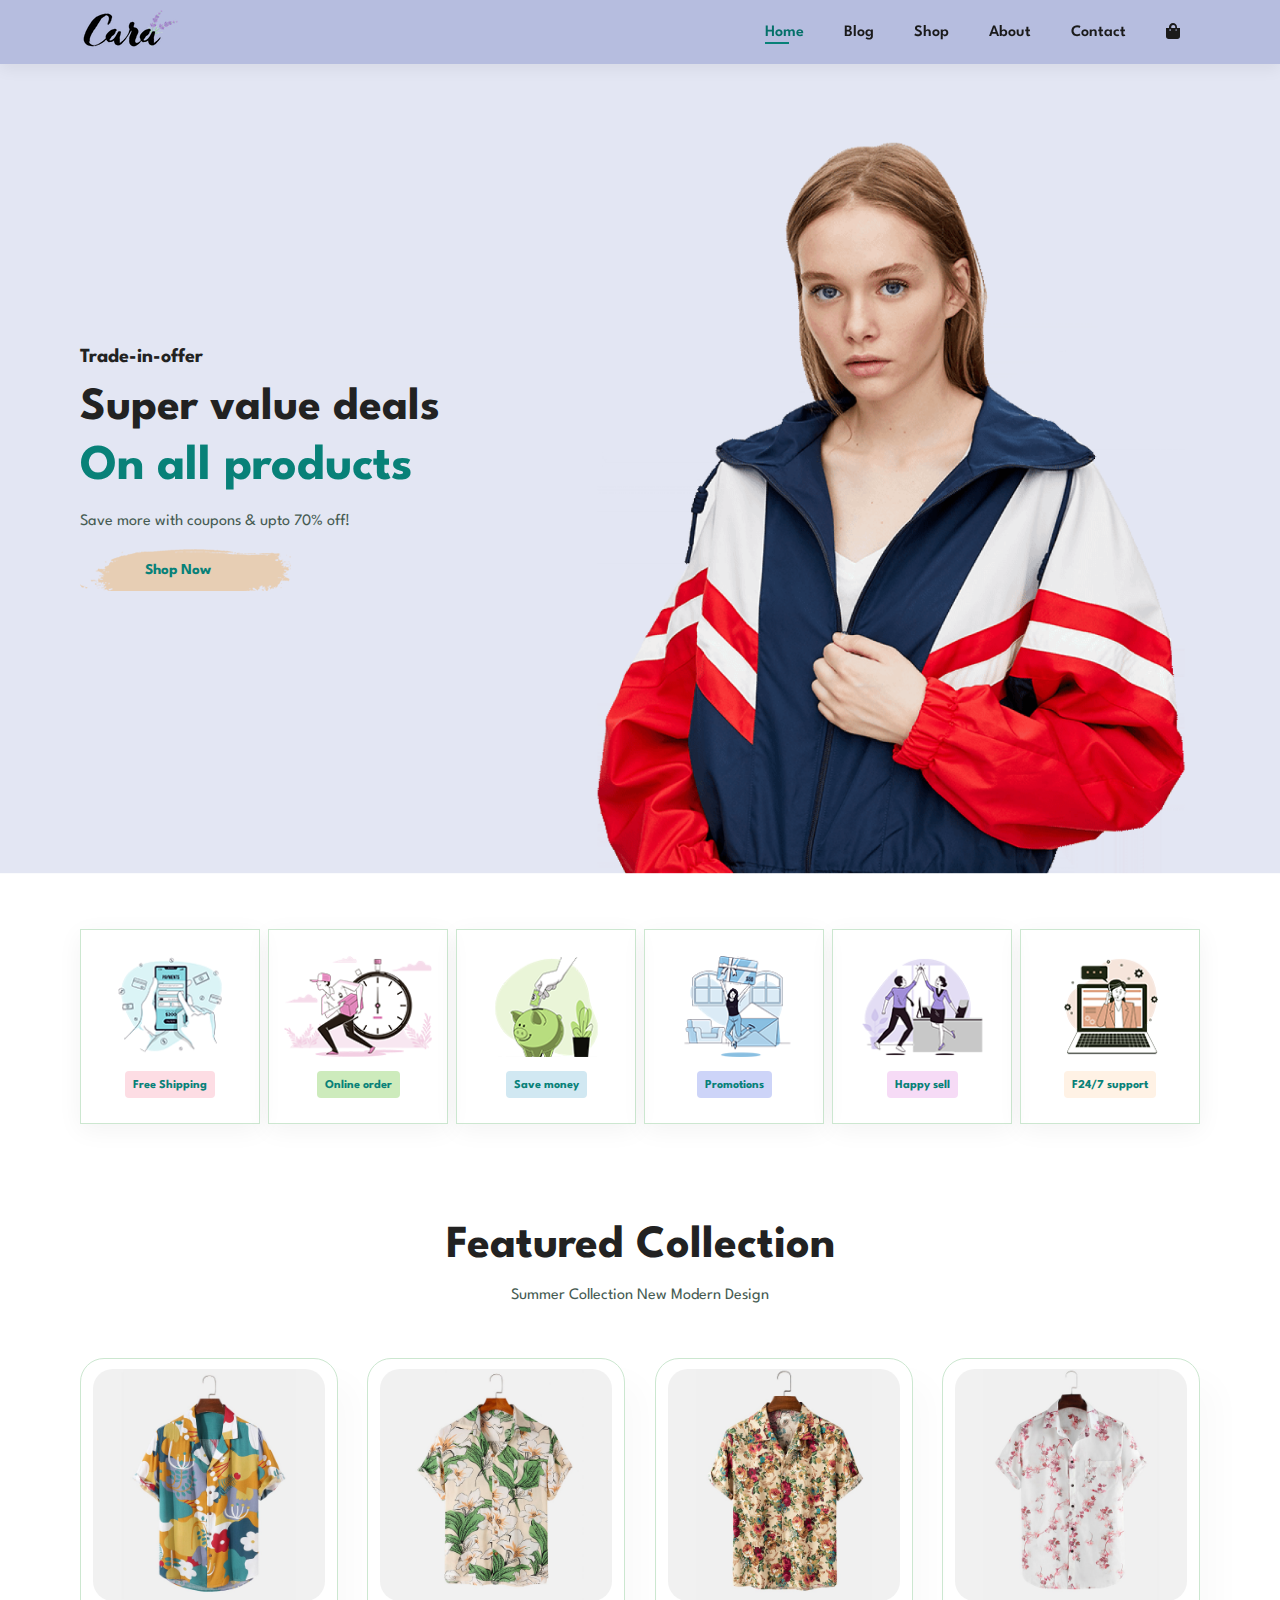
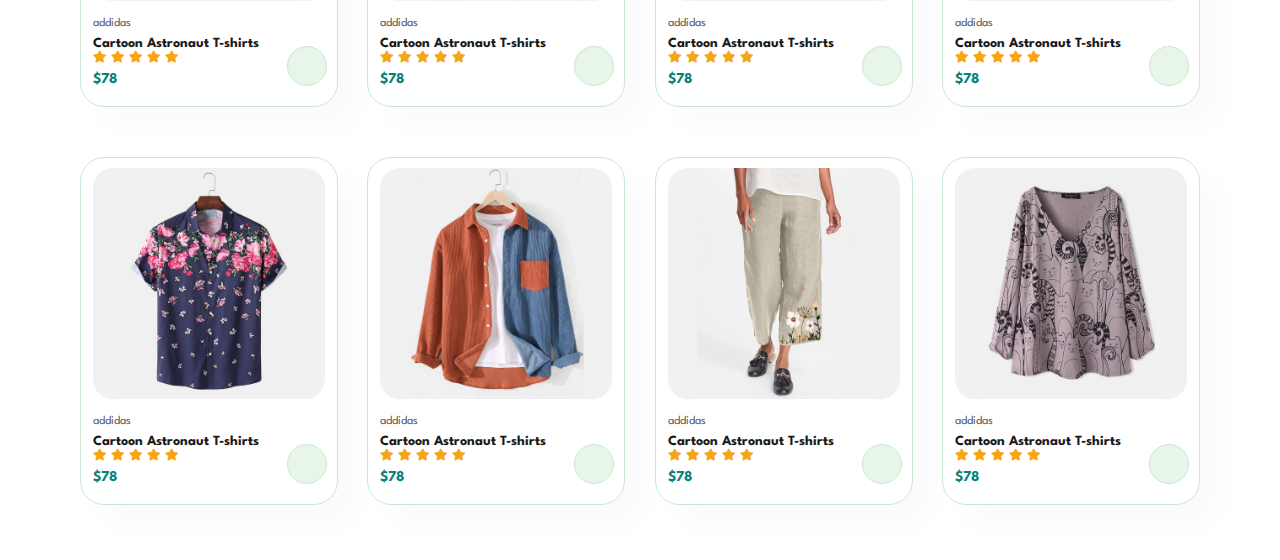
<file: index.html>
<!DOCTYPE html>
<html lang="en">

<head>
    <meta charset="UTF-8">
    <meta http-equiv="X-UA-Compatible" content="IE=edge">
    <meta name="viewport" content="width=device-width, initial-scale=1.0">
    <title>Cara</title>
    <link rel="stylesheet" href="./index.css">
    <link rel="stylesheet" href="https://pro.fontawesome.com/releases/v5.10.0/css/all.css" />

</head>

<body>
    <section id="header">
        <a href=""><img src="./img/logo.png" alt="logo" class="logo"></a>

        <div>
            <ul id="navbar">
                <li><a class="active" href="./index.html">Home</a></li>
                <li><a href="./blog.html">Blog</a></li>
                <li><a href="./shop.html">Shop</a></li>
                <li><a href="./about.html">About</a></li>
                <li><a href="./contact.html">Contact</a></li>
                <li><a href="./cart.html"><i class="fa fa-shopping-bag" aria-hidden="true"></i></a></li>
            </ul>
        </div>
    </section>

    <section id="hero">
        <h4>Trade-in-offer</h4>
        <h2>Super value deals</h2>
        <h1>On all products</h1>
        <p>Save more with coupons & upto 70% off!</p>
        <button>Shop Now</button>

    </section>

    <section id="feature" class="section-p1">
        <div class="fe-box">
            <img src="img/features/f1.png" alt="f1">
            <h6>Free Shipping</h6>
        </div>

        <div class="fe-box">
            <img src="img/features/f2.png" alt="f1">
            <h6>Online order</h6>
        </div>

        <div class="fe-box">
            <img src="img/features/f3.png" alt="f1">
            <h6>Save money</h6>
        </div>

        <div class="fe-box">
            <img src="img/features/f4.png" alt="f1">
            <h6>Promotions</h6>
        </div>

        <div class="fe-box">
            <img src="img/features/f5.png" alt="f1">
            <h6>Happy sell</h6>
        </div>

        <div class="fe-box">
            <img src="img/features/f6.png" alt="f1">
            <h6>F24/7 support</h6>
        </div>
    </section>

    <section id="product1" class="section-p1">
        <h2>Featured Collection</h2>
        <p>Summer Collection New Modern Design</p>

        <div class="pro-container">
            <div class="pro">
                <img src="img/products/f1.jpg" alt="f1">
                <div class="des">
                    <span>addidas</span>
                    <h5>Cartoon Astronaut T-shirts</h5>
                    <div class="star">
                        <i class="fa fa-star" aria-hidden="true"></i>
                        <i class="fa fa-star" aria-hidden="true"></i>
                        <i class="fa fa-star" aria-hidden="true"></i>
                        <i class="fa fa-star" aria-hidden="true"></i>
                        <i class="fa fa-star" aria-hidden="true"></i>
                    </div>
                    <h4>$78</h4>

                </div>
                <a href="#"><i class="fa fa-cart-plus cart" aria-hidden="true"></i></a>
            </div>

            <div class="pro">
                <img src="img/products/f2.jpg" alt="f1">
                <div class="des">
                    <span>addidas</span>
                    <h5>Cartoon Astronaut T-shirts</h5>
                    <div class="star">
                        <i class="fa fa-star" aria-hidden="true"></i>
                        <i class="fa fa-star" aria-hidden="true"></i>
                        <i class="fa fa-star" aria-hidden="true"></i>
                        <i class="fa fa-star" aria-hidden="true"></i>
                        <i class="fa fa-star" aria-hidden="true"></i>
                    </div>
                    <h4>$78</h4>

                </div>
                <a href="#"><i class="fa fa-cart-plus cart" aria-hidden="true"></i></a>
            </div>

            <div class="pro">
                <img src="img/products/f3.jpg" alt="f1">
                <div class="des">
                    <span>addidas</span>
                    <h5>Cartoon Astronaut T-shirts</h5>
                    <div class="star">
                        <i class="fa fa-star" aria-hidden="true"></i>
                        <i class="fa fa-star" aria-hidden="true"></i>
                        <i class="fa fa-star" aria-hidden="true"></i>
                        <i class="fa fa-star" aria-hidden="true"></i>
                        <i class="fa fa-star" aria-hidden="true"></i>
                    </div>
                    <h4>$78</h4>

                </div>
                <a href="#"><i class="fa fa-cart-plus cart" aria-hidden="true"></i></a>
            </div>

            <div class="pro">
                <img src="img/products/f4.jpg" alt="f1">
                <div class="des">
                    <span>addidas</span>
                    <h5>Cartoon Astronaut T-shirts</h5>
                    <div class="star">
                     <i class="fa fa-star" aria-hidden="true"></i>
                     <i class="fa fa-star" aria-hidden="true"></i>
                     <i class="fa fa-star" aria-hidden="true"></i>
                     <i class="fa fa-star" aria-hidden="true"></i>
                     <i class="fa fa-star" aria-hidden="true"></i>
                    </div>
                    <h4>$78</h4>
 
                </div>
                <a href="#"><i class="fa fa-cart-plus cart" aria-hidden="true"></i></a>
            </div>
        </div>

        <div class="pro-container">
            <div class="pro">
                <img src="img/products/f5.jpg" alt="f1">
                <div class="des">
                    <span>addidas</span>
                    <h5>Cartoon Astronaut T-shirts</h5>
                    <div class="star">
                        <i class="fa fa-star" aria-hidden="true"></i>
                        <i class="fa fa-star" aria-hidden="true"></i>
                        <i class="fa fa-star" aria-hidden="true"></i>
                        <i class="fa fa-star" aria-hidden="true"></i>
                        <i class="fa fa-star" aria-hidden="true"></i>
                    </div>
                    <h4>$78</h4>

                </div>
                <a href="#"><i class="fa fa-cart-plus cart" aria-hidden="true"></i></a>
            </div>

            <div class="pro">
                <img src="img/products/f6.jpg" alt="f1">
                <div class="des">
                    <span>addidas</span>
                    <h5>Cartoon Astronaut T-shirts</h5>
                    <div class="star">
                        <i class="fa fa-star" aria-hidden="true"></i>
                        <i class="fa fa-star" aria-hidden="true"></i>
                        <i class="fa fa-star" aria-hidden="true"></i>
                        <i class="fa fa-star" aria-hidden="true"></i>
                        <i class="fa fa-star" aria-hidden="true"></i>
                    </div>
                    <h4>$78</h4>

                </div>
                <a href="#"><i class="fa fa-cart-plus cart" aria-hidden="true"></i></a>
            </div>

            <div class="pro">
                <img src="img/products/f7.jpg" alt="f1">
                <div class="des">
                    <span>addidas</span>
                    <h5>Cartoon Astronaut T-shirts</h5>
                    <div class="star">
                        <i class="fa fa-star" aria-hidden="true"></i>
                        <i class="fa fa-star" aria-hidden="true"></i>
                        <i class="fa fa-star" aria-hidden="true"></i>
                        <i class="fa fa-star" aria-hidden="true"></i>
                        <i class="fa fa-star" aria-hidden="true"></i>
                    </div>
                    <h4>$78</h4>

                </div>
                <a href="#"><i class="fa fa-cart-plus cart" aria-hidden="true"></i></a>
            </div>

            <div class="pro">
                <img src="img/products/f8.jpg" alt="f1">
                <div class="des">
                    <span>addidas</span>
                    <h5>Cartoon Astronaut T-shirts</h5>
                    <div class="star">
                     <i class="fa fa-star" aria-hidden="true"></i>
                     <i class="fa fa-star" aria-hidden="true"></i>
                     <i class="fa fa-star" aria-hidden="true"></i>
                     <i class="fa fa-star" aria-hidden="true"></i>
                     <i class="fa fa-star" aria-hidden="true"></i>
                    </div>
                    <h4>$78</h4>
 
                </div>
                <a href="#"><i class="fa fa-cart-plus cart" aria-hidden="true"></i></a>
            </div>
        </div>
    </section>
</body>

</html>
<script src="./index.js"></script>
</file>
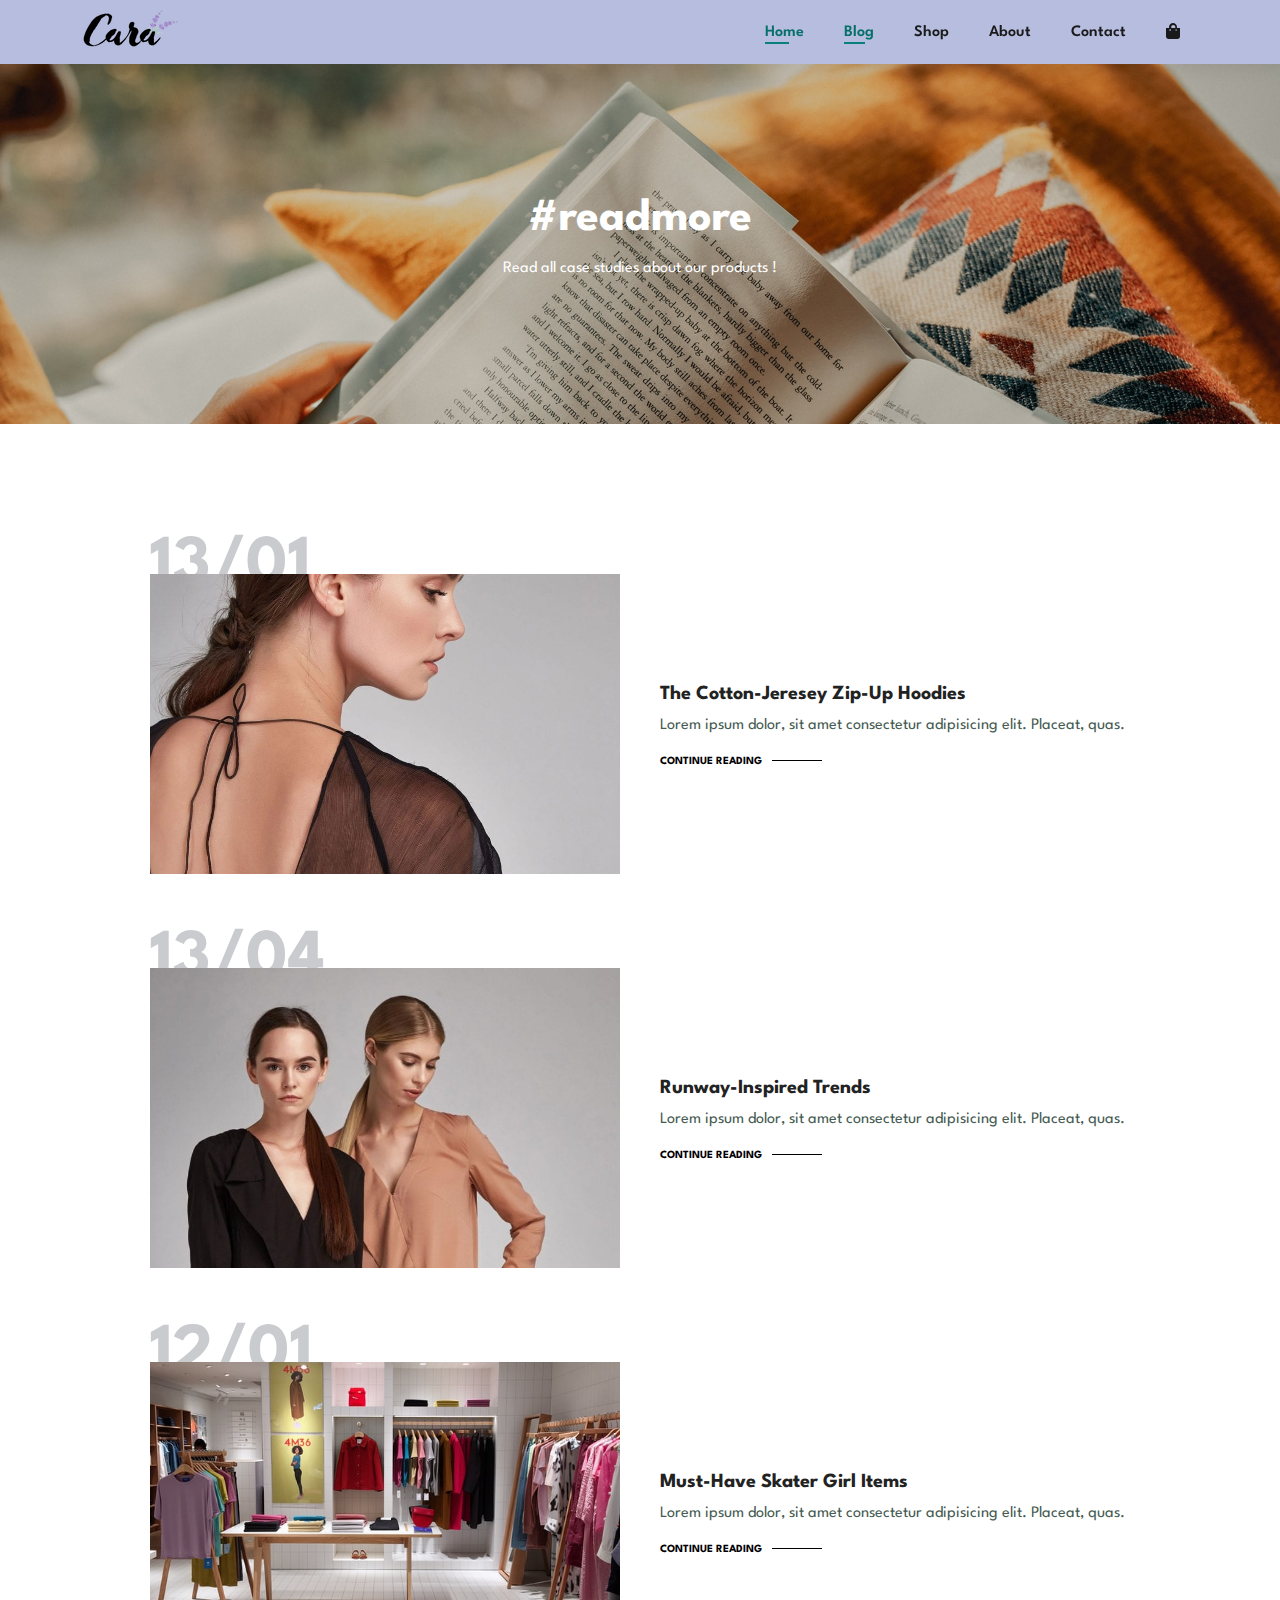
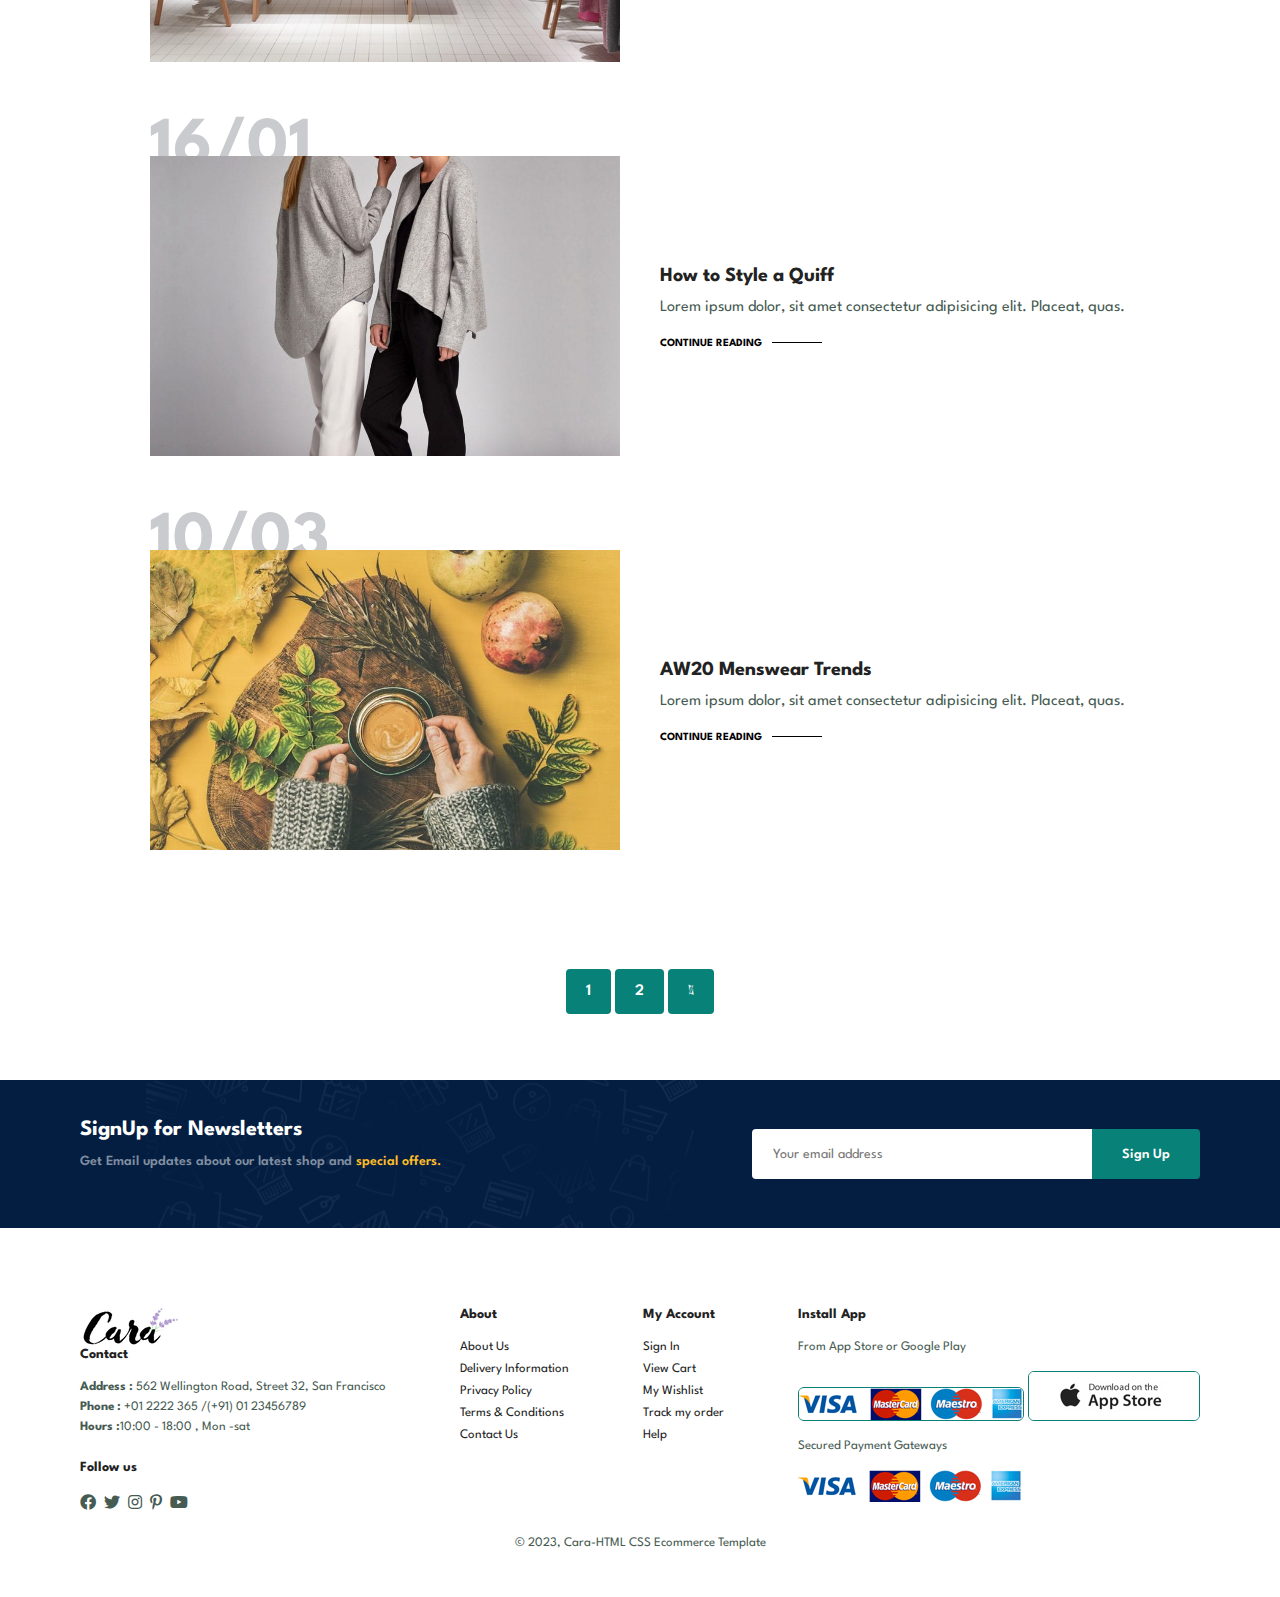
<file: blog.html>
<!DOCTYPE html>
<html lang="en">

<head>
    <meta charset="UTF-8">
    <meta http-equiv="X-UA-Compatible" content="IE=edge">
    <meta name="viewport" content="width=device-width, initial-scale=1.0">
    <title>Cara</title>
    <link rel="stylesheet" href="./index.css">
    <link rel="stylesheet" href="https://pro.fontawesome.com/releases/v5.10.0/css/all.css" />

</head>

<body>
    <section id="header">
        <a href=""><img src="./img/logo.png" alt="logo" class="logo"></a>

        <div>
            <ul id="navbar">
                <li><a class="active" href="./index.html">Home</a></li>
                <li><a href="./blog.html" class="active">Blog</a></li>
                <li><a href="./shop.html">Shop</a></li>
                <li><a href="./about.html">About</a></li>
                <li><a href="./contact.html">Contact</a></li>
                <li id="lg-bag"><a href="./cart.html"><i class="fa fa-shopping-bag" aria-hidden="true"></i></a></li>
                <a href="#" id="close"><i class="far fa-times"></i></a>
            </ul>
        </div>

        <div id="mobile">
            <a href="./cart.html"><i class="fa fa-shopping-bag"></i></a>
            <li id="bar" class="fas fa-outdent"></li>

        </div>

    </section>

    <section id="page-header" class="blog-header">

        <h2>#readmore</h2>
        <p>Read all case studies about our products !</p>

    </section>

    <section id="blog">

        <div class="blog-box">
            <div class="blog-img">
                <img src="img/blog/b1.jpg" alt="blog-1-img">
            </div>

            <div class="blog-details">
                <h4>The Cotton-Jeresey Zip-Up Hoodies</h4>
                <p>Lorem ipsum dolor, sit amet consectetur adipisicing elit. Placeat, quas.</p>
                <a href="#">CONTINUE READING</a>
            </div>
            <h1>13/01</h1>
        </div>

        <div class="blog-box">
            <div class="blog-img">
                <img src="img/blog/b2.jpg" alt="blog-1-img">
            </div>

            <div class="blog-details">
                <h4>Runway-Inspired Trends</h4>
                <p>Lorem ipsum dolor, sit amet consectetur adipisicing elit. Placeat, quas.</p>
                <a href="#">CONTINUE READING</a>
            </div>
            <h1>13/04</h1>
        </div>

        <div class="blog-box">
            <div class="blog-img">
                <img src="img/blog/b3.jpg" alt="blog-1-img">
            </div>

            <div class="blog-details">
                <h4>Must-Have Skater Girl Items</h4>
                <p>Lorem ipsum dolor, sit amet consectetur adipisicing elit. Placeat, quas.</p>
                <a href="#">CONTINUE READING</a>
            </div>
            <h1>12/01</h1>
        </div>

        <div class="blog-box">
            <div class="blog-img">
                <img src="img/blog/b4.jpg" alt="blog-1-img">
            </div>

            <div class="blog-details">
                <h4>How to Style a Quiff</h4>
                <p>Lorem ipsum dolor, sit amet consectetur adipisicing elit. Placeat, quas.</p>
                <a href="#">CONTINUE READING</a>
            </div>
            <h1>16/01</h1>
        </div> 

        <div class="blog-box"> 
            <div class="blog-img">
                <img src="img/blog/b6.jpg" alt="blog-1-img">
            </div>

            <div class="blog-details">
                <h4>AW20 Menswear Trends</h4>
                <p>Lorem ipsum dolor, sit amet consectetur adipisicing elit. Placeat, quas.</p>
                <a href="#">CONTINUE READING</a>
            </div>
            <h1>10/03</h1>
        </div>
    </section>


    <section id="pagination" class="section-p1">
        <a href="#">1</a>
        <a href="#">2</a>
        <a href="#"><i class="fal fa-long-arrow-alt-right"></i></a>

    </section>




    <section id="newsletter" class="section-p1 section-m1">
        <div class="newstext">
            <h4>SignUp for Newsletters</h4>
            <p>Get Email updates about our latest shop and <span>special offers.</span></p>
        </div>
        <div class="form">
            <input type="text" placeholder="Your email address">
            <button class="normal">Sign Up</button>
        </div>
    </section>

    <footer class="section-p1">
        <div class="col">
            <img src="img/logo.png" alt="logo">
            <h4>Contact</h4>
            <p><strong>Address : </strong>562 Wellington Road, Street 32, San Francisco</p>
            <p><strong>Phone :</strong> +01 2222 365 /(+91) 01 23456789</p>
            <p><strong>Hours :</strong>10:00 - 18:00 , Mon -sat</p>

            <div class="follow">
                <h4>Follow us</h4>
                <div class="icon">
                    <i class="fab fa-facebook"></i>
                    <i class="fab fa-twitter"></i>
                    <i class="fab fa-instagram"></i>
                    <i class="fab fa-pinterest-p"></i>
                    <i class="fab fa-youtube"></i>
                </div>
            </div>
        </div>

        <div class="col">
            <h4>About</h4>
            <a href="#">About Us</a>
            <a href="#">Delivery Information</a>
            <a href="#">Privacy Policy</a>
            <a href="#">Terms & Conditions</a>
            <a href="#">Contact Us</a>
        </div>

        <div class="col">
            <h4>My Account</h4>
            <a href="#">Sign In</a>
            <a href="#">View Cart</a>
            <a href="#">My Wishlist</a>
            <a href="#">Track my order</a>
            <a href="#">Help</a>
        </div>

        <div class="col install">
            <h4>Install App</h4>
            <p>From App Store or Google Play</p>
            <div class="row">
                <img class="logo" src="img/pay/pay.png" alt="">
                <img src="img/pay/app.jpg" alt="">
            </div>
            <p>Secured Payment Gateways</p>
            <img src="img/pay/pay.png" alt="">
        </div>
        <div class="copyright">
            <p>&#169 2023, Cara-HTML CSS Ecommerce Template</p>
        </div>
    </footer>

</body>

</html>
<script src="index.js"></script>
</file>
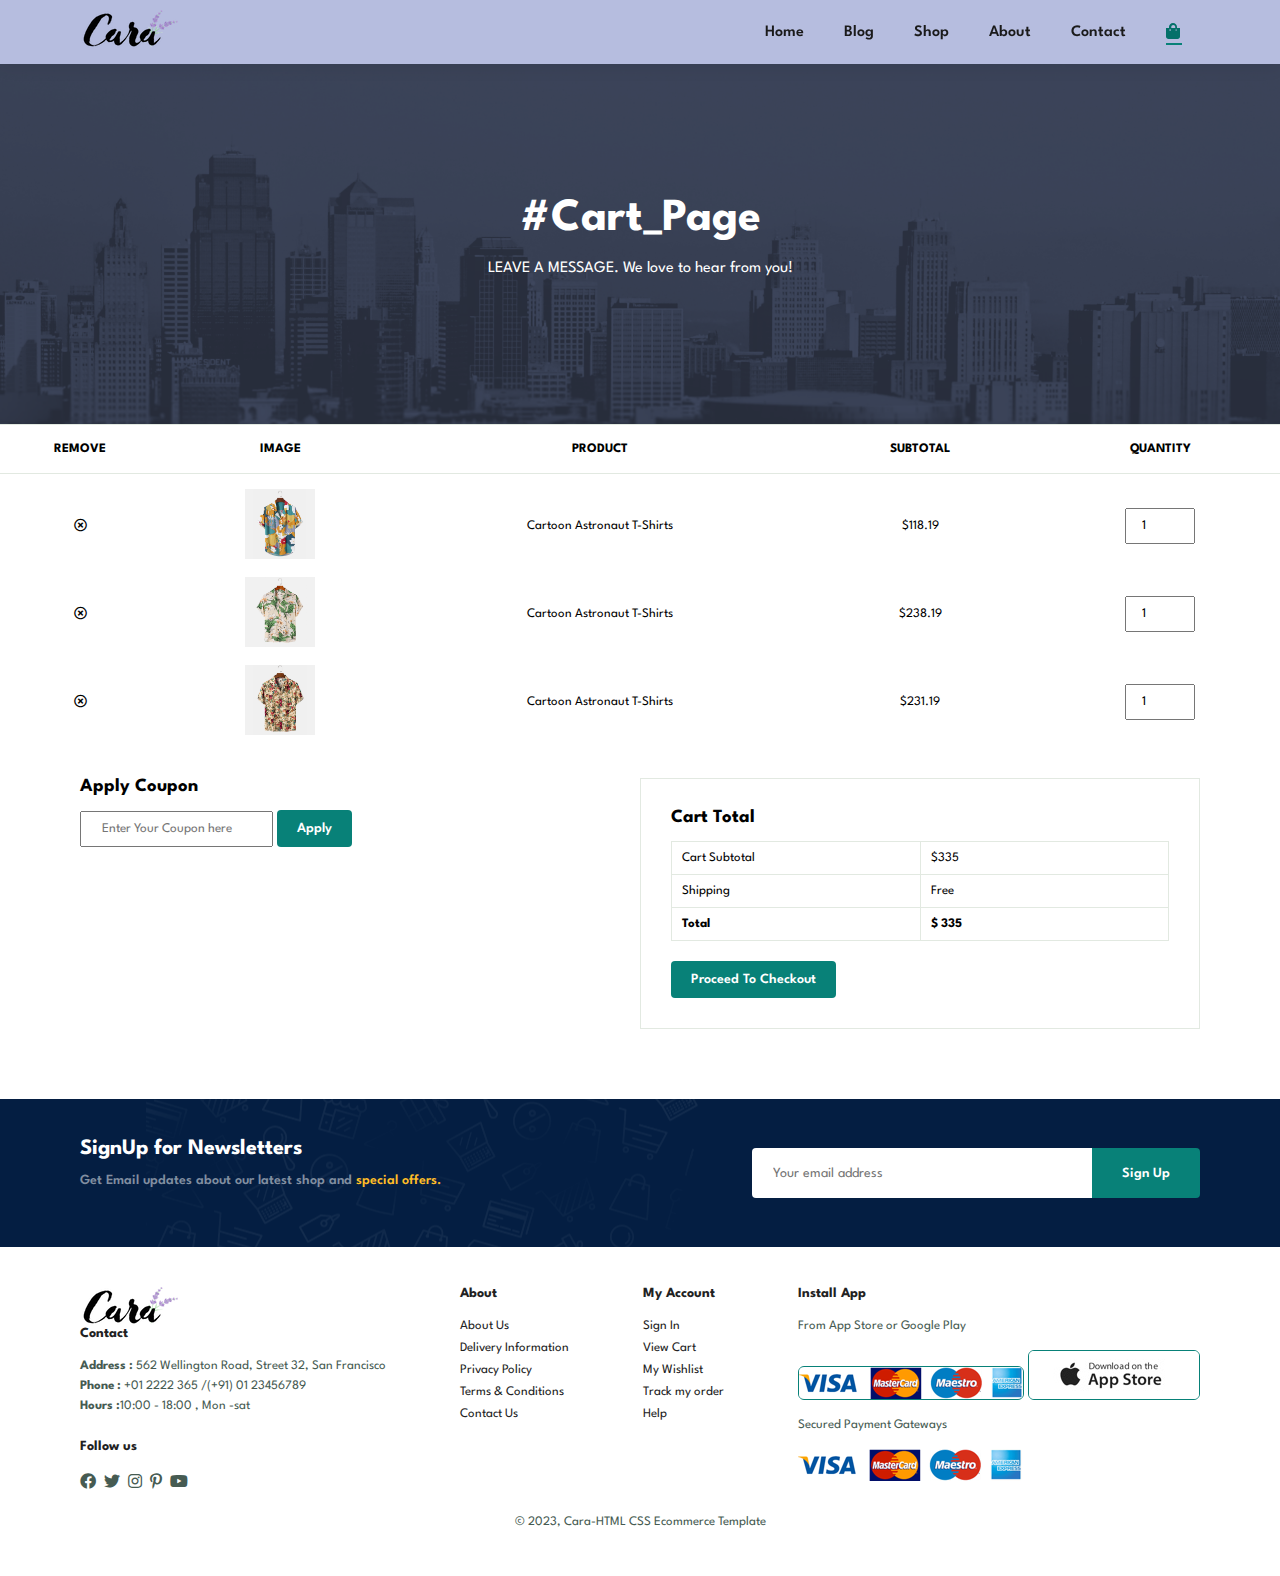
<file: cart.html>
<!DOCTYPE html>
<html lang="en">

<head>
    <meta charset="UTF-8">
    <meta http-equiv="X-UA-Compatible" content="IE=edge">
    <meta name="viewport" content="width=device-width, initial-scale=1.0">
    <title>Cara</title>
    <link rel="stylesheet" href="./index.css">
    <link rel="stylesheet" href="https://pro.fontawesome.com/releases/v5.10.0/css/all.css" />

</head>

<body>
    <section id="header">
        <a href=""><img src="./img/logo.png" alt="logo" class="logo"></a>

        <div>
            <ul id="navbar">
                <li><a href="./index.html">Home</a></li>
                <li><a href="./blog.html">Blog</a></li>
                <li><a href="./shop.html">Shop</a></li>
                <li><a href="./about.html">About</a></li>
                <li><a href="./contact.html">Contact</a></li>
                <li id="lg-bag"><a class="active" href="./cart.html"><i class="fa fa-shopping-bag"
                            aria-hidden="true"></i></a></li>
                <a href="#" id="close"><i class="far fa-times"></i></a>
            </ul>
        </div>

        <div id="mobile">
            <a href="./cart.html"><i class="fa fa-shopping-bag"></i></a>
            <li id="bar" class="fas fa-outdent"></li>

        </div>

    </section>

    <section id="page-header" class="contact-header">

        <h2>#Cart_Page</h2>
        <p>LEAVE A MESSAGE. We love to hear from you!</p>

    </section>


    <section id="cart" class="">
        <table width="100%">
            <thead>
                <tr>
                    <td>Remove</td>
                    <td>Image</td>
                    <td>Product</td>
                    <td>Subtotal</td>
                    <td>Quantity</td>
                </tr>
            </thead>
            <tbody>
                <tr>
                    <td><a href="#"></a><i class="far fa-times-circle"></i></td>
                    <td><img src="img/products/f1.jpg" alt=""></td>
                    <td>Cartoon Astronaut T-Shirts</td>
                    <td>$118.19</td>
                    <td><input type="number" value="1"></td>
                </tr>

                <tr>
                    <td><a href="#"></a><i class="far fa-times-circle"></i></td>
                    <td><img src="img/products/f2.jpg" alt=""></td>
                    <td>Cartoon Astronaut T-Shirts</td>
                    <td>$238.19</td>
                    <td><input type="number" value="1"></td>
                </tr>

                <tr>
                    <td><a href="#"></a><i class="far fa-times-circle"></i></td>
                    <td><img src="img/products/f3.jpg" alt=""></td>
                    <td>Cartoon Astronaut T-Shirts</td>
                    <td>$231.19</td>
                    <td><input type="number" value="1"></td>
                </tr>
            </tbody>

        </table>

    </section>

    <section id="cart-add" class="section-p1">
        <div id="coupon">
            <h3>Apply Coupon</h3>
            <div>
                <input type="text" placeholder="Enter Your Coupon here">
                <button class="normal">Apply</button>
            </div>

           
        </div>
        <div id="subtotal">
            <h3>Cart Total</h3>
            <table>
                <tr>
                    <td>Cart Subtotal</td>
                    <td>$335</td>
                </tr>
                <tr>
                    <td>Shipping</td>
                    <td>Free</td>
                </tr>

                <tr>
                    <td><strong>Total</strong></td>
                    <td><strong>$ 335</strong></td>
                </tr>
            </table>
            <button class="normal">Proceed To Checkout</button>
        </div>

    </section>


    <section id="newsletter" class="section-p1">
        <div class="newstext">
            <h4>SignUp for Newsletters</h4>
            <p>Get Email updates about our latest shop and <span>special offers.</span></p>
        </div>
        <div class="form">
            <input type="text" placeholder="Your email address">
            <button class="normal">Sign Up</button>
        </div>
    </section>

    <footer class="section-p1">
        <div class="col">
            <img src="img/logo.png" alt="logo">
            <h4>Contact</h4>
            <p><strong>Address : </strong>562 Wellington Road, Street 32, San Francisco</p>
            <p><strong>Phone :</strong> +01 2222 365 /(+91) 01 23456789</p>
            <p><strong>Hours :</strong>10:00 - 18:00 , Mon -sat</p>

            <div class="follow">
                <h4>Follow us</h4>
                <div class="icon">
                    <i class="fab fa-facebook"></i>
                    <i class="fab fa-twitter"></i>
                    <i class="fab fa-instagram"></i>
                    <i class="fab fa-pinterest-p"></i>
                    <i class="fab fa-youtube"></i>
                </div>
            </div>
        </div>

        <div class="col">
            <h4>About</h4>
            <a href="#">About Us</a>
            <a href="#">Delivery Information</a>
            <a href="#">Privacy Policy</a>
            <a href="#">Terms & Conditions</a>
            <a href="#">Contact Us</a>
        </div>

        <div class="col">
            <h4>My Account</h4>
            <a href="#">Sign In</a>
            <a href="#">View Cart</a>
            <a href="#">My Wishlist</a>
            <a href="#">Track my order</a>
            <a href="#">Help</a>
        </div>

        <div class="col install">
            <h4>Install App</h4>
            <p>From App Store or Google Play</p>
            <div class="row">
                <img class="logo" src="img/pay/pay.png" alt="">
                <img src="img/pay/app.jpg" alt="">
            </div>
            <p>Secured Payment Gateways</p>
            <img src="img/pay/pay.png" alt="">
        </div>
        <div class="copyright">
            <p>&#169 2023, Cara-HTML CSS Ecommerce Template</p>
        </div>
    </footer>

</body>

</html>
<script src="index.js"></script>
</file>
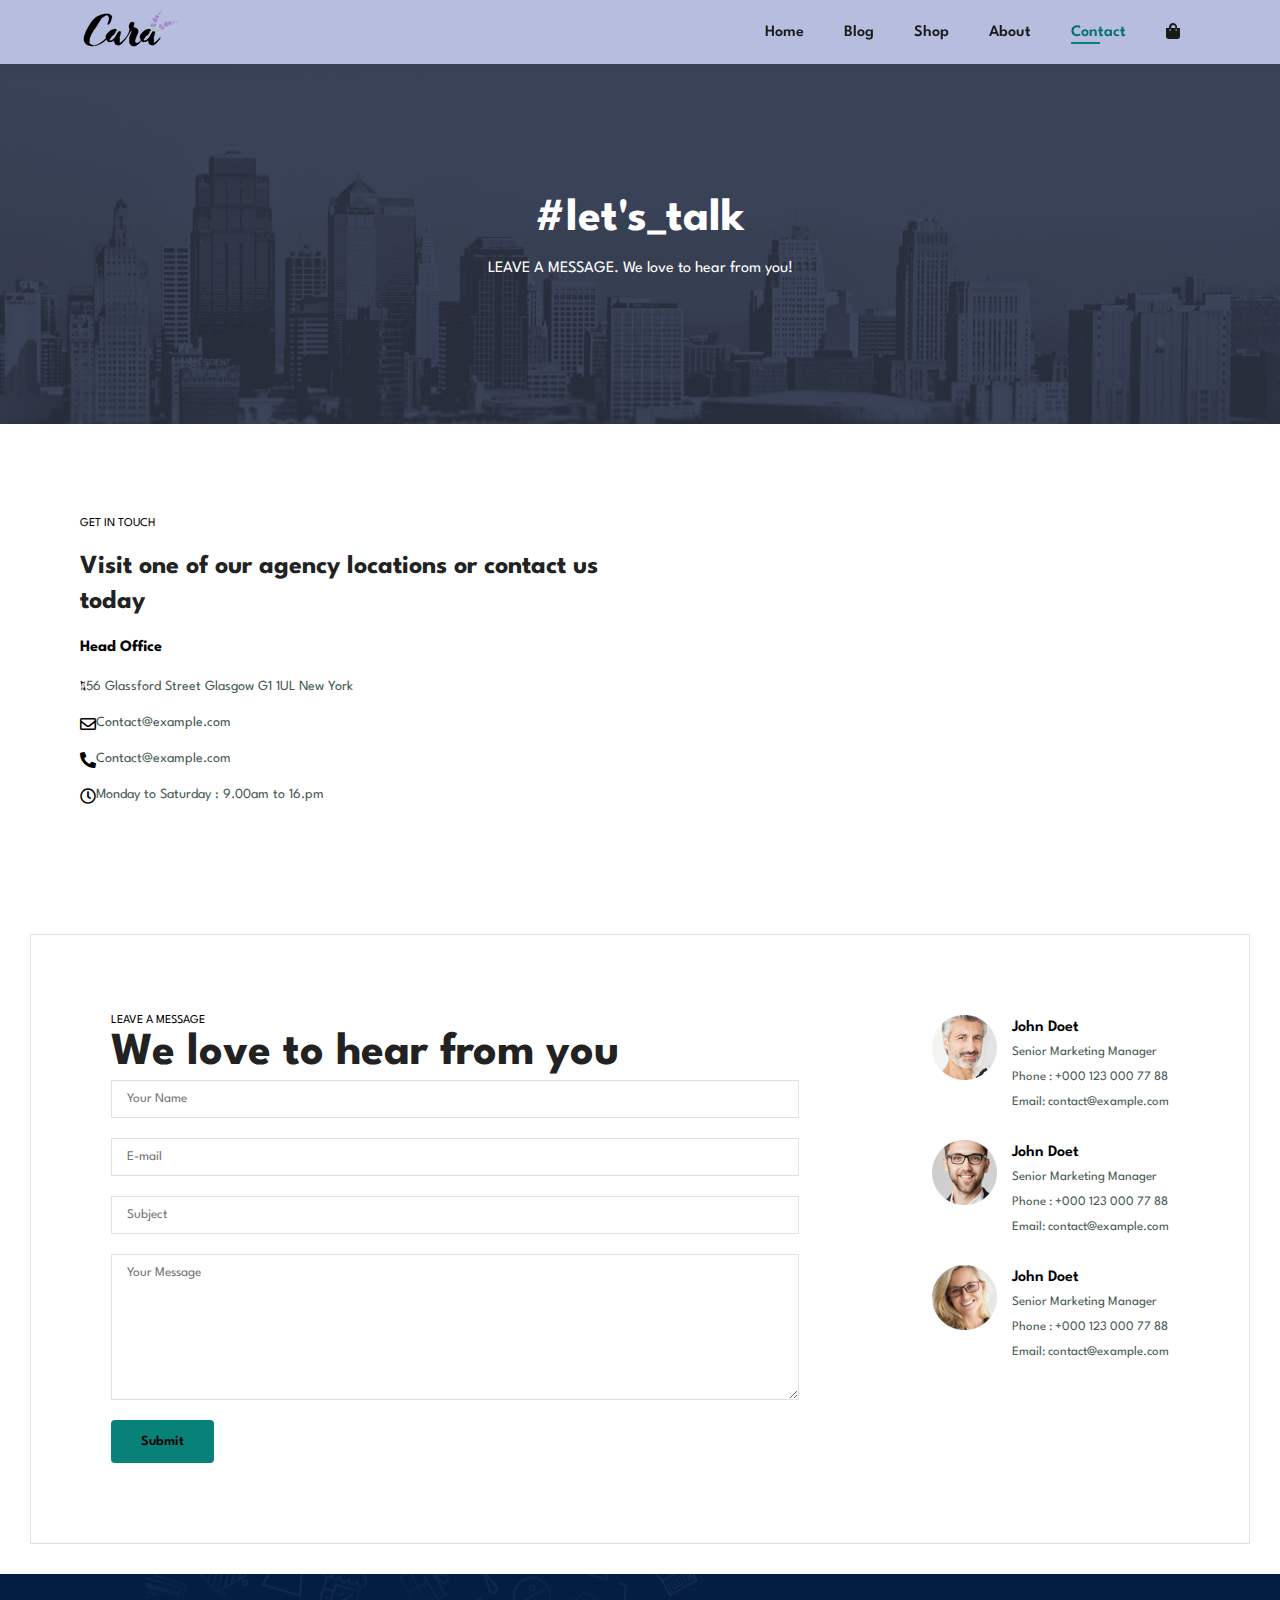
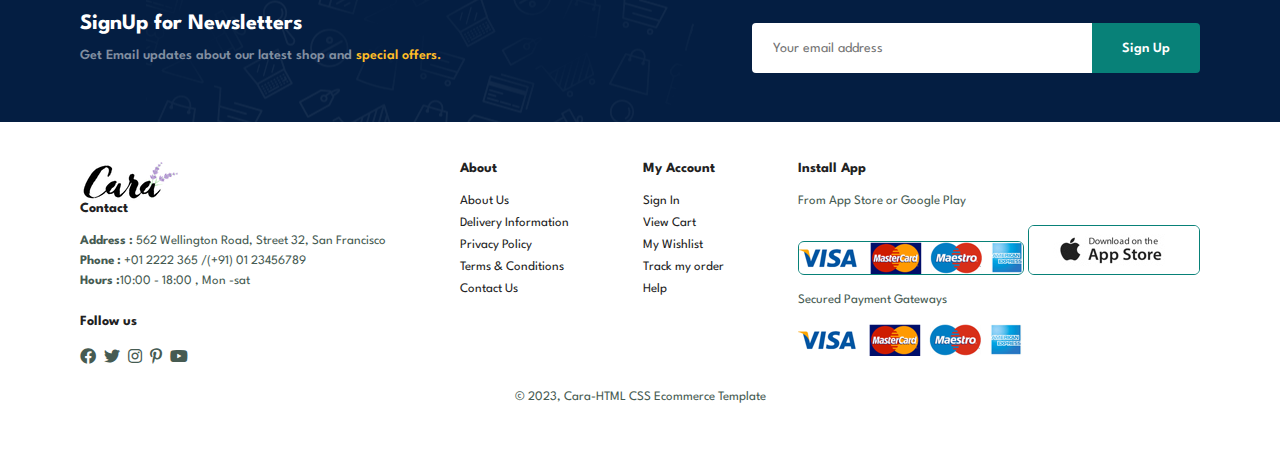
<file: contact.html>
<!DOCTYPE html>
<html lang="en">

<head>
    <meta charset="UTF-8">
    <meta http-equiv="X-UA-Compatible" content="IE=edge">
    <meta name="viewport" content="width=device-width, initial-scale=1.0">
    <title>Cara</title>
    <link rel="stylesheet" href="./index.css">
    <link rel="stylesheet" href="https://pro.fontawesome.com/releases/v5.10.0/css/all.css" />

</head>

<body>
    <section id="header">
        <a href=""><img src="./img/logo.png" alt="logo" class="logo"></a>

        <div>
            <ul id="navbar">
                <li><a href="./index.html">Home</a></li>
                <li><a href="./blog.html">Blog</a></li>
                <li><a href="./shop.html">Shop</a></li>
                <li><a href="./about.html">About</a></li>
                <li><a class="active" href="./contact.html">Contact</a></li>
                <li id="lg-bag"><a href="./cart.html"><i class="fa fa-shopping-bag" aria-hidden="true"></i></a></li>
                <a href="#" id="close"><i class="far fa-times"></i></a>
            </ul>
        </div>

        <div id="mobile">
            <a href="./cart.html"><i class="fa fa-shopping-bag"></i></a>
            <li id="bar" class="fas fa-outdent"></li>

        </div>

    </section>

    <section id="page-header" class="contact-header">

        <h2>#let's_talk</h2>
        <p>LEAVE A MESSAGE. We love to hear from you!</p>

    </section>

    <section id="contact-details" class="section-p1">
        <div class="details">
            <span>GET IN TOUCH</span>
            <h2>Visit one of our agency locations or contact us today</h2>
            <h3>Head Office</h3>
            <div>
                <li>
                    <i class="fal fa-map"></i>
                    <p>56 Glassford Street Glasgow G1 1UL New York</p>
                </li>

                <li>
                    <i class="far fa-envelope"></i>
                    <p>Contact@example.com</p>
                </li>

                <li>
                    <i class="fas fa-phone-alt"></i>
                    <p>Contact@example.com</p>
                </li>

                <li>
                    <i class="far fa-clock"></i>
                    <p>Monday to Saturday : 9.00am to 16.pm</p>
                </li>

            </div>
        </div>

        <div class="map">
            <iframe
                src="https://www.google.com/maps/embed?pb=!1m18!1m12!1m3!1d2469.808988528!2d-1.2592377116295013!3d51.75481629934113!2m3!1f0!2f0!3f0!3m2!1i1024!2i768!4f13.1!3m3!1m2!1s0x4876c6a9ef8c485b%3A0xd2ff1883a001afed!2sUniversity%20of%20Oxford!5e0!3m2!1sen!2sin!4v1681473415553!5m2!1sen!2sin"
                width="600" height="450" style="border:0;" allowfullscreen="" loading="lazy"
                referrerpolicy="no-referrer-when-downgrade"></iframe>
        </div>
    </section>

    <section id="form-details">
        <form action="">
            <span>LEAVE A MESSAGE</span>
            <h2>We love to hear from you</h2>
            <input type="text" placeholder="Your Name">
            <input type="text" placeholder="E-mail">
            <input type="text" placeholder="Subject">
            <textarea name="" id="" cols="30" rows="10" placeholder="Your Message"></textarea>
            <button class="normal">Submit</button>
        </form>

        <div class="people">
            <div>
                <img src="img/people/1.png" alt="">
                <p><span>John Doet</span>Senior Marketing Manager <br>Phone : +000 123 000 77 88 <br>Email:
                    contact@example.com</p>
            </div>

            <div>
                <img src="img/people/2.png" alt="">
                <p><span>John Doet</span>Senior Marketing Manager <br>Phone : +000 123 000 77 88 <br>Email:
                    contact@example.com</p>
            </div>

            <div>
                <img src="img/people/3.png" alt="">
                <p><span>John Doet</span>Senior Marketing Manager <br>Phone : +000 123 000 77 88 <br>Email:
                    contact@example.com</p>
            </div>
        </div>
    </section>


    <section id="newsletter" class="section-p1">
        <div class="newstext">
            <h4>SignUp for Newsletters</h4>
            <p>Get Email updates about our latest shop and <span>special offers.</span></p>
        </div>
        <div class="form">
            <input type="text" placeholder="Your email address">
            <button class="normal">Sign Up</button>
        </div>
    </section>

    <footer class="section-p1">
        <div class="col">
            <img src="img/logo.png" alt="logo">
            <h4>Contact</h4>
            <p><strong>Address : </strong>562 Wellington Road, Street 32, San Francisco</p>
            <p><strong>Phone :</strong> +01 2222 365 /(+91) 01 23456789</p>
            <p><strong>Hours :</strong>10:00 - 18:00 , Mon -sat</p>

            <div class="follow">
                <h4>Follow us</h4>
                <div class="icon">
                    <i class="fab fa-facebook"></i>
                    <i class="fab fa-twitter"></i>
                    <i class="fab fa-instagram"></i>
                    <i class="fab fa-pinterest-p"></i>
                    <i class="fab fa-youtube"></i>
                </div>
            </div>
        </div>

        <div class="col">
            <h4>About</h4>
            <a href="#">About Us</a>
            <a href="#">Delivery Information</a>
            <a href="#">Privacy Policy</a>
            <a href="#">Terms & Conditions</a>
            <a href="#">Contact Us</a>
        </div>

        <div class="col">
            <h4>My Account</h4>
            <a href="#">Sign In</a>
            <a href="#">View Cart</a>
            <a href="#">My Wishlist</a>
            <a href="#">Track my order</a>
            <a href="#">Help</a>
        </div>

        <div class="col install">
            <h4>Install App</h4>
            <p>From App Store or Google Play</p>
            <div class="row">
                <img class="logo" src="img/pay/pay.png" alt="">
                <img src="img/pay/app.jpg" alt="">
            </div>
            <p>Secured Payment Gateways</p>
            <img src="img/pay/pay.png" alt="">
        </div>
        <div class="copyright">
            <p>&#169 2023, Cara-HTML CSS Ecommerce Template</p>
        </div>
    </footer>

</body>

</html>
<script src="index.js"></script>
</file>
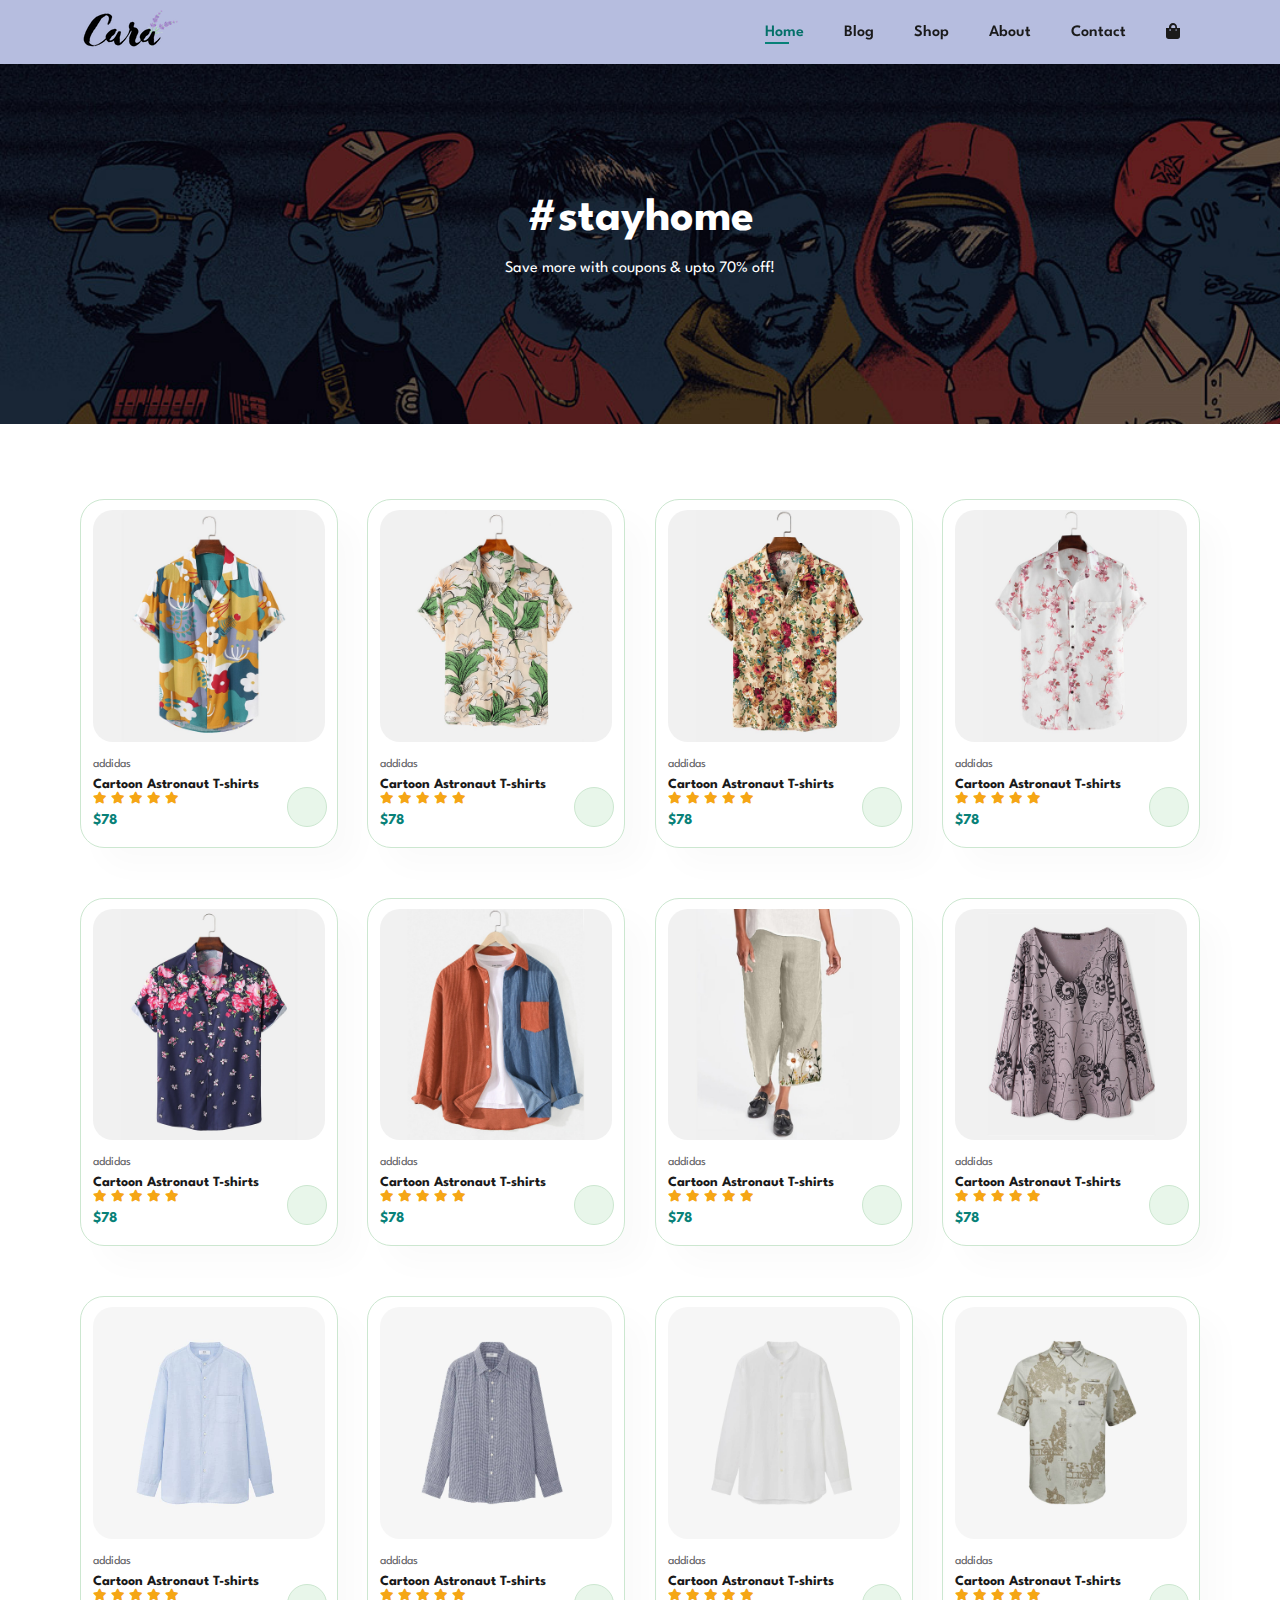
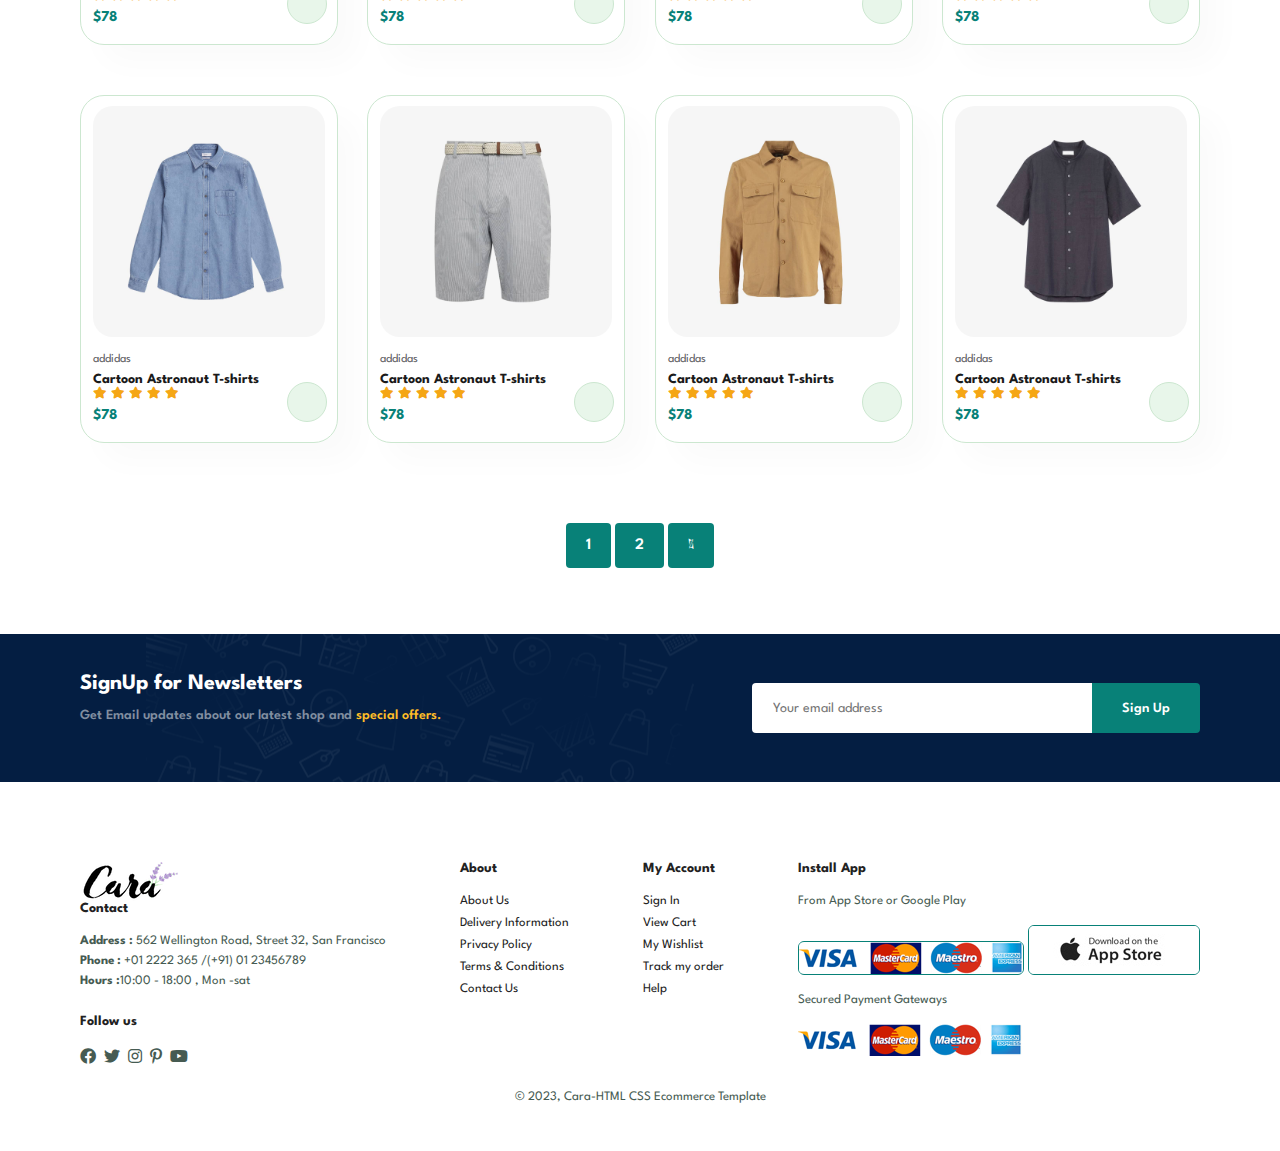
<file: shop.html>
<!DOCTYPE html>
<html lang="en">

<head>
    <meta charset="UTF-8">
    <meta http-equiv="X-UA-Compatible" content="IE=edge">
    <meta name="viewport" content="width=device-width, initial-scale=1.0">
    <title>Cara</title>
    <link rel="stylesheet" href="./index.css">
    <link rel="stylesheet" href="https://pro.fontawesome.com/releases/v5.10.0/css/all.css" />

</head>

<body>
    <section id="header">
        <a href=""><img src="./img/logo.png" alt="logo" class="logo"></a>

        <div>
            <ul id="navbar">
                <li><a class="active" href="./index.html">Home</a></li>
                <li><a href="./blog.html">Blog</a></li>
                <li><a href="./shop.html">Shop</a></li>
                <li><a href="./about.html">About</a></li>
                <li><a href="./contact.html">Contact</a></li>
                <li id="lg-bag"><a href="./cart.html"><i class="fa fa-shopping-bag" aria-hidden="true"></i></a></li>
                <a href="#" id="close"><i class="far fa-times"></i></a>
            </ul>
        </div>

        <div id="mobile">
            <a href="./cart.html"><i class="fa fa-shopping-bag"></i></a>
            <li id="bar" class="fas fa-outdent"></li>

        </div>

    </section>

    <section id="page-header">

        <h2>#stayhome</h2>
        <p>Save more with coupons & upto 70% off!</p>

    </section>



    <section id="product1" class="section-p1">
        

        <div class="pro-container">
            <div class="pro" onclick="window.location.href='sproduct.html' ; ">
                <img src="img/products/f1.jpg" alt="f1">
                <div class="des">
                    <span>addidas</span>
                    <h5>Cartoon Astronaut T-shirts</h5>
                    <div class="star">
                        <i class="fa fa-star" aria-hidden="true"></i>
                        <i class="fa fa-star" aria-hidden="true"></i>
                        <i class="fa fa-star" aria-hidden="true"></i>
                        <i class="fa fa-star" aria-hidden="true"></i>
                        <i class="fa fa-star" aria-hidden="true"></i>
                    </div>
                    <h4>$78</h4>

                </div>
                <a href="#"><i class="fa fa-cart-plus cart" aria-hidden="true"></i></a>
            </div>

            <div class="pro">
                <img src="img/products/f2.jpg" alt="f1">
                <div class="des">
                    <span>addidas</span>
                    <h5>Cartoon Astronaut T-shirts</h5>
                    <div class="star">
                        <i class="fa fa-star" aria-hidden="true"></i>
                        <i class="fa fa-star" aria-hidden="true"></i>
                        <i class="fa fa-star" aria-hidden="true"></i>
                        <i class="fa fa-star" aria-hidden="true"></i>
                        <i class="fa fa-star" aria-hidden="true"></i>
                    </div>
                    <h4>$78</h4>

                </div>
                <a href="#"><i class="fa fa-cart-plus cart" aria-hidden="true"></i></a>
            </div>

            <div class="pro">
                <img src="img/products/f3.jpg" alt="f1">
                <div class="des">
                    <span>addidas</span>
                    <h5>Cartoon Astronaut T-shirts</h5>
                    <div class="star">
                        <i class="fa fa-star" aria-hidden="true"></i>
                        <i class="fa fa-star" aria-hidden="true"></i>
                        <i class="fa fa-star" aria-hidden="true"></i>
                        <i class="fa fa-star" aria-hidden="true"></i>
                        <i class="fa fa-star" aria-hidden="true"></i>
                    </div>
                    <h4>$78</h4>

                </div>
                <a href="#"><i class="fa fa-cart-plus cart" aria-hidden="true"></i></a>
            </div>

            <div class="pro">
                <img src="img/products/f4.jpg" alt="f1">
                <div class="des">
                    <span>addidas</span>
                    <h5>Cartoon Astronaut T-shirts</h5>
                    <div class="star">
                        <i class="fa fa-star" aria-hidden="true"></i>
                        <i class="fa fa-star" aria-hidden="true"></i>
                        <i class="fa fa-star" aria-hidden="true"></i>
                        <i class="fa fa-star" aria-hidden="true"></i>
                        <i class="fa fa-star" aria-hidden="true"></i>
                    </div>
                    <h4>$78</h4>

                </div>
                <a href="#"><i class="fa fa-cart-plus cart" aria-hidden="true"></i></a>
            </div>
        </div>

        <div class="pro-container">
            <div class="pro">
                <img src="img/products/f5.jpg" alt="f1">
                <div class="des">
                    <span>addidas</span>
                    <h5>Cartoon Astronaut T-shirts</h5>
                    <div class="star">
                        <i class="fa fa-star" aria-hidden="true"></i>
                        <i class="fa fa-star" aria-hidden="true"></i>
                        <i class="fa fa-star" aria-hidden="true"></i>
                        <i class="fa fa-star" aria-hidden="true"></i>
                        <i class="fa fa-star" aria-hidden="true"></i>
                    </div>
                    <h4>$78</h4>

                </div>
                <a href="#"><i class="fa fa-cart-plus cart" aria-hidden="true"></i></a>
            </div>

            <div class="pro">
                <img src="img/products/f6.jpg" alt="f1">
                <div class="des">
                    <span>addidas</span>
                    <h5>Cartoon Astronaut T-shirts</h5>
                    <div class="star">
                        <i class="fa fa-star" aria-hidden="true"></i>
                        <i class="fa fa-star" aria-hidden="true"></i>
                        <i class="fa fa-star" aria-hidden="true"></i>
                        <i class="fa fa-star" aria-hidden="true"></i>
                        <i class="fa fa-star" aria-hidden="true"></i>
                    </div>
                    <h4>$78</h4>

                </div>
                <a href="#"><i class="fa fa-cart-plus cart" aria-hidden="true"></i></a>
            </div>

            <div class="pro">
                <img src="img/products/f7.jpg" alt="f1">
                <div class="des">
                    <span>addidas</span>
                    <h5>Cartoon Astronaut T-shirts</h5>
                    <div class="star">
                        <i class="fa fa-star" aria-hidden="true"></i>
                        <i class="fa fa-star" aria-hidden="true"></i>
                        <i class="fa fa-star" aria-hidden="true"></i>
                        <i class="fa fa-star" aria-hidden="true"></i>
                        <i class="fa fa-star" aria-hidden="true"></i>
                    </div>
                    <h4>$78</h4>

                </div>
                <a href="#"><i class="fa fa-cart-plus cart" aria-hidden="true"></i></a>
            </div>

            <div class="pro">
                <img src="img/products/f8.jpg" alt="f1">
                <div class="des">
                    <span>addidas</span>
                    <h5>Cartoon Astronaut T-shirts</h5>
                    <div class="star">
                        <i class="fa fa-star" aria-hidden="true"></i>
                        <i class="fa fa-star" aria-hidden="true"></i>
                        <i class="fa fa-star" aria-hidden="true"></i>
                        <i class="fa fa-star" aria-hidden="true"></i>
                        <i class="fa fa-star" aria-hidden="true"></i>
                    </div>
                    <h4>$78</h4>

                </div>
                <a href="#"><i class="fa fa-cart-plus cart" aria-hidden="true"></i></a>
            </div>
        </div>

        <div class="pro-container">
            <div class="pro">
                <img src="img/products/n1.jpg" alt="f1">
                <div class="des">
                    <span>addidas</span>
                    <h5>Cartoon Astronaut T-shirts</h5>
                    <div class="star">
                        <i class="fa fa-star" aria-hidden="true"></i>
                        <i class="fa fa-star" aria-hidden="true"></i>
                        <i class="fa fa-star" aria-hidden="true"></i>
                        <i class="fa fa-star" aria-hidden="true"></i>
                        <i class="fa fa-star" aria-hidden="true"></i>
                    </div>
                    <h4>$78</h4>

                </div>
                <a href="#"><i class="fa fa-cart-plus cart" aria-hidden="true"></i></a>
            </div>

            <div class="pro">
                <img src="img/products/n2.jpg" alt="f1">
                <div class="des">
                    <span>addidas</span>
                    <h5>Cartoon Astronaut T-shirts</h5>
                    <div class="star">
                        <i class="fa fa-star" aria-hidden="true"></i>
                        <i class="fa fa-star" aria-hidden="true"></i>
                        <i class="fa fa-star" aria-hidden="true"></i>
                        <i class="fa fa-star" aria-hidden="true"></i>
                        <i class="fa fa-star" aria-hidden="true"></i>
                    </div>
                    <h4>$78</h4>

                </div>
                <a href="#"><i class="fa fa-cart-plus cart" aria-hidden="true"></i></a>
            </div>

            <div class="pro">
                <img src="img/products/n3.jpg" alt="f1">
                <div class="des">
                    <span>addidas</span>
                    <h5>Cartoon Astronaut T-shirts</h5>
                    <div class="star">
                        <i class="fa fa-star" aria-hidden="true"></i>
                        <i class="fa fa-star" aria-hidden="true"></i>
                        <i class="fa fa-star" aria-hidden="true"></i>
                        <i class="fa fa-star" aria-hidden="true"></i>
                        <i class="fa fa-star" aria-hidden="true"></i>
                    </div>
                    <h4>$78</h4>

                </div>
                <a href="#"><i class="fa fa-cart-plus cart" aria-hidden="true"></i></a>
            </div>

            <div class="pro">
                <img src="img/products/n4.jpg" alt="f1">
                <div class="des">
                    <span>addidas</span>
                    <h5>Cartoon Astronaut T-shirts</h5>
                    <div class="star">
                        <i class="fa fa-star" aria-hidden="true"></i>
                        <i class="fa fa-star" aria-hidden="true"></i>
                        <i class="fa fa-star" aria-hidden="true"></i>
                        <i class="fa fa-star" aria-hidden="true"></i>
                        <i class="fa fa-star" aria-hidden="true"></i>
                    </div>
                    <h4>$78</h4>

                </div>
                <a href="#"><i class="fa fa-cart-plus cart" aria-hidden="true"></i></a>
            </div>
        </div>

        <div class="pro-container">
            <div class="pro">
                <img src="img/products/n5.jpg" alt="f1">
                <div class="des">
                    <span>addidas</span>
                    <h5>Cartoon Astronaut T-shirts</h5>
                    <div class="star">
                        <i class="fa fa-star" aria-hidden="true"></i>
                        <i class="fa fa-star" aria-hidden="true"></i>
                        <i class="fa fa-star" aria-hidden="true"></i>
                        <i class="fa fa-star" aria-hidden="true"></i>
                        <i class="fa fa-star" aria-hidden="true"></i>
                    </div>
                    <h4>$78</h4>

                </div>
                <a href="#"><i class="fa fa-cart-plus cart" aria-hidden="true"></i></a>
            </div>

            <div class="pro">
                <img src="img/products/n6.jpg" alt="f1">
                <div class="des">
                    <span>addidas</span>
                    <h5>Cartoon Astronaut T-shirts</h5>
                    <div class="star">
                        <i class="fa fa-star" aria-hidden="true"></i>
                        <i class="fa fa-star" aria-hidden="true"></i>
                        <i class="fa fa-star" aria-hidden="true"></i>
                        <i class="fa fa-star" aria-hidden="true"></i>
                        <i class="fa fa-star" aria-hidden="true"></i>
                    </div>
                    <h4>$78</h4>

                </div>
                <a href="#"><i class="fa fa-cart-plus cart" aria-hidden="true"></i></a>
            </div>

            <div class="pro">
                <img src="img/products/n7.jpg" alt="f1">
                <div class="des">
                    <span>addidas</span>
                    <h5>Cartoon Astronaut T-shirts</h5>
                    <div class="star">
                        <i class="fa fa-star" aria-hidden="true"></i>
                        <i class="fa fa-star" aria-hidden="true"></i>
                        <i class="fa fa-star" aria-hidden="true"></i>
                        <i class="fa fa-star" aria-hidden="true"></i>
                        <i class="fa fa-star" aria-hidden="true"></i>
                    </div>
                    <h4>$78</h4>

                </div>
                <a href="#"><i class="fa fa-cart-plus cart" aria-hidden="true"></i></a>
            </div>

            <div class="pro">
                <img src="img/products/n8.jpg" alt="f1">
                <div class="des">
                    <span>addidas</span>
                    <h5>Cartoon Astronaut T-shirts</h5>
                    <div class="star">
                        <i class="fa fa-star" aria-hidden="true"></i>
                        <i class="fa fa-star" aria-hidden="true"></i>
                        <i class="fa fa-star" aria-hidden="true"></i>
                        <i class="fa fa-star" aria-hidden="true"></i>
                        <i class="fa fa-star" aria-hidden="true"></i>
                    </div>
                    <h4>$78</h4>

                </div>
                <a href="#"><i class="fa fa-cart-plus cart" aria-hidden="true"></i></a>
            </div>
        </div>
    </section>

    <section id="pagination" class="section-p1">
        <a href="#">1</a>
        <a href="#">2</a>
        <a href="#"><i class="fal fa-long-arrow-alt-right"></i></a>
       
    </section>




    <section id="newsletter" class="section-p1 section-m1" >
        <div class="newstext">
            <h4>SignUp for Newsletters</h4>
            <p>Get Email updates about our latest shop and <span>special offers.</span></p>
        </div>
        <div class="form">
            <input type="text" placeholder="Your email address">
            <button class="normal">Sign Up</button>
        </div>
    </section>

    <footer class="section-p1">
        <div class="col">
            <img src="img/logo.png" alt="logo">
            <h4>Contact</h4>
            <p><strong>Address : </strong>562 Wellington Road, Street 32, San Francisco</p>
            <p><strong>Phone :</strong> +01 2222 365 /(+91) 01 23456789</p>
            <p><strong>Hours :</strong>10:00 - 18:00 , Mon -sat</p>

            <div class="follow">
                <h4>Follow us</h4>
                <div class="icon">
                    <i class="fab fa-facebook"></i>
                    <i class="fab fa-twitter"></i>
                    <i class="fab fa-instagram"></i>
                    <i class="fab fa-pinterest-p"></i>
                    <i class="fab fa-youtube"></i>
                </div>
            </div>
        </div>

        <div class="col">
            <h4>About</h4>
            <a href="#">About Us</a>
            <a href="#">Delivery Information</a>
            <a href="#">Privacy Policy</a>
            <a href="#">Terms & Conditions</a>
            <a href="#">Contact Us</a>
        </div>

        <div class="col">
            <h4>My Account</h4>
            <a href="#">Sign In</a>
            <a href="#">View Cart</a>
            <a href="#">My Wishlist</a>
            <a href="#">Track my order</a>
            <a href="#">Help</a>
        </div>

        <div class="col install">
            <h4>Install App</h4>
            <p>From App Store or Google Play</p>
            <div class="row">
                <img class="logo" src="img/pay/pay.png" alt="">
                <img src="img/pay/app.jpg" alt="">
            </div>
            <p>Secured Payment Gateways</p>
            <img src="img/pay/pay.png" alt="">
        </div>
        <div class="copyright">
            <p>&#169 2023, Cara-HTML CSS Ecommerce Template</p>
        </div>
    </footer>

</body>

</html>
<script src="index.js"></script>
</file>
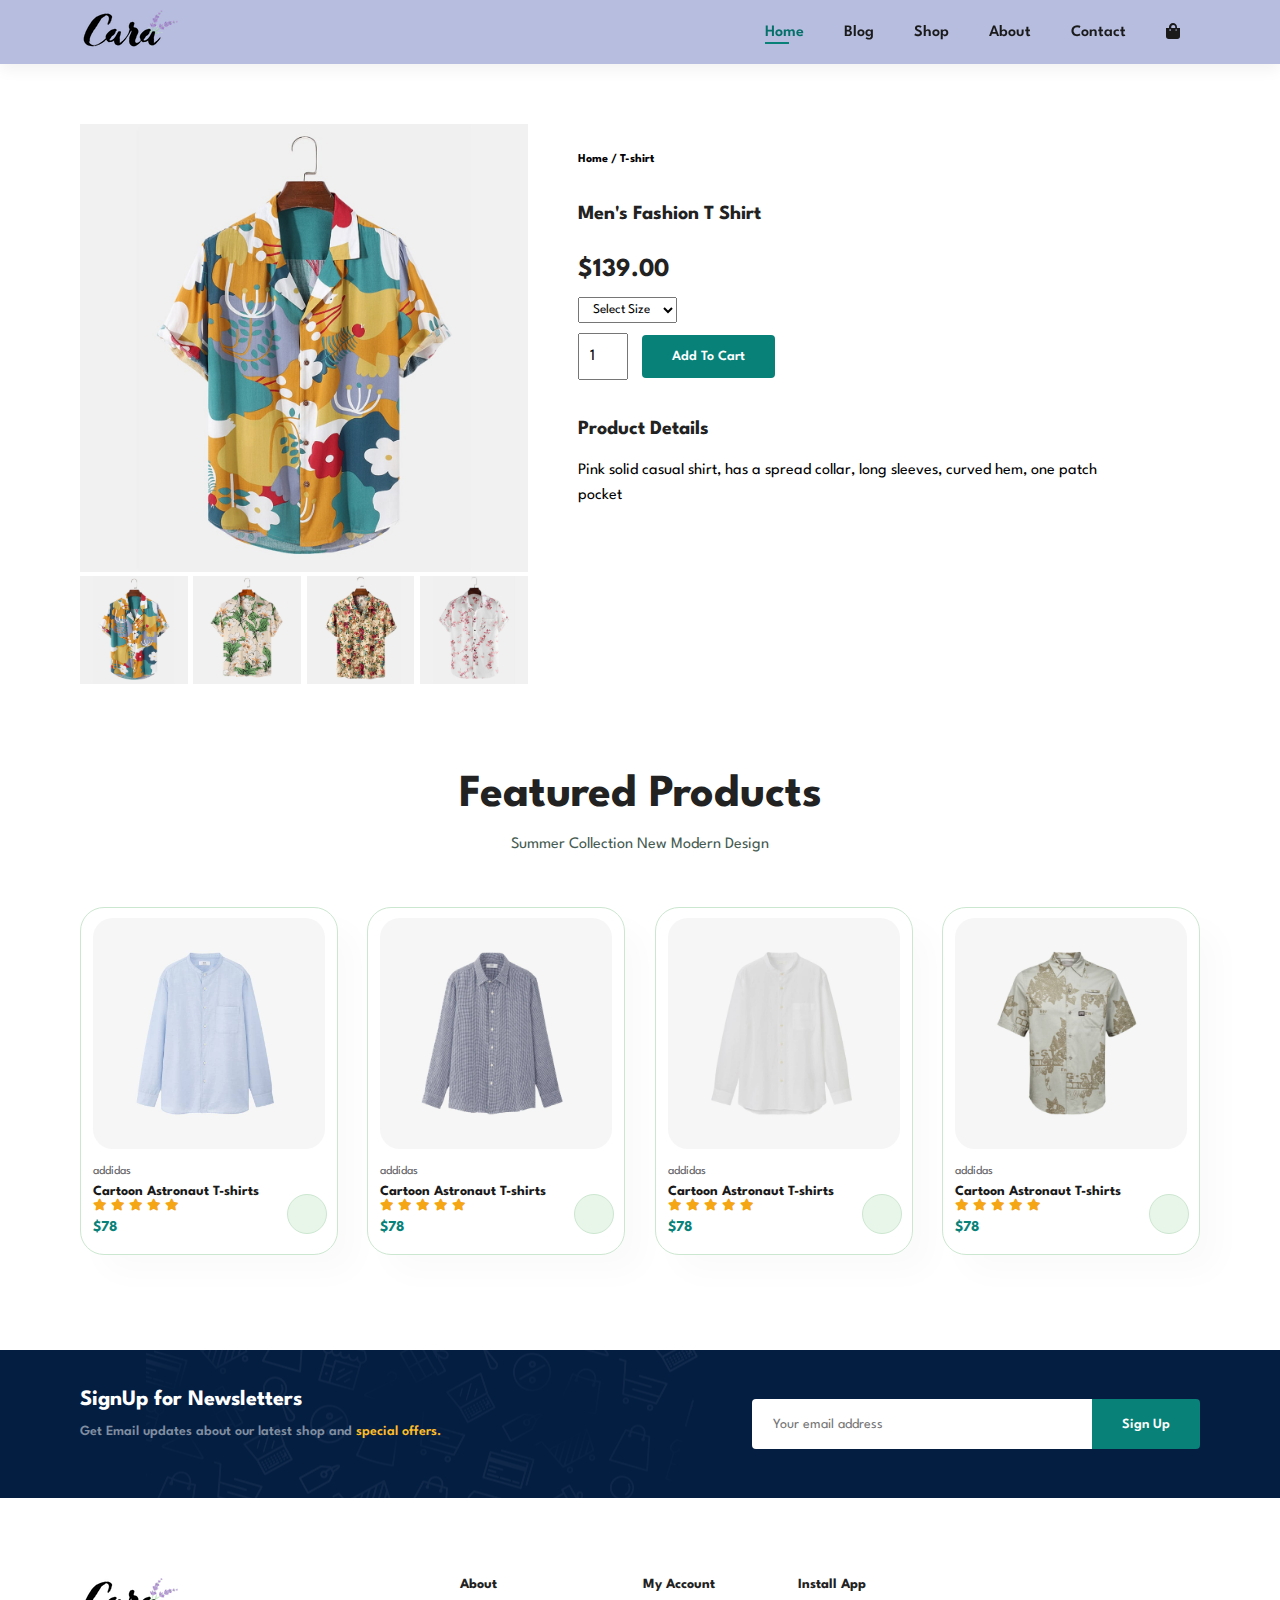
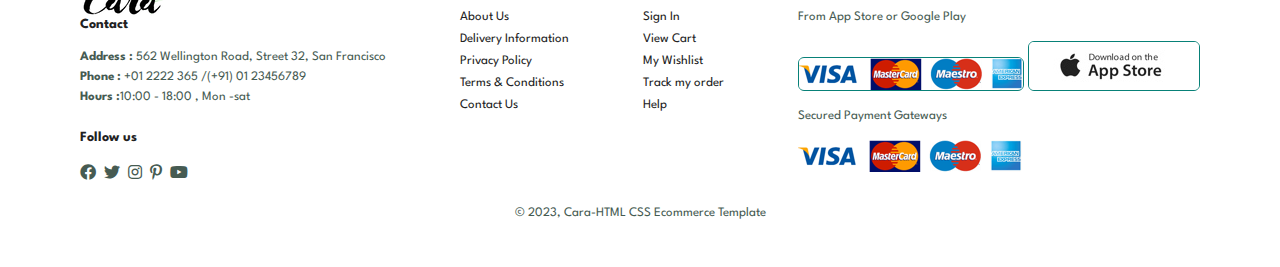
<file: sproduct.html>
<!DOCTYPE html>
<html lang="en">

<head>
    <meta charset="UTF-8">
    <meta http-equiv="X-UA-Compatible" content="IE=edge">
    <meta name="viewport" content="width=device-width, initial-scale=1.0">
    <title>Cara</title>
    <link rel="stylesheet" href="./index.css">
    <link rel="stylesheet" href="https://pro.fontawesome.com/releases/v5.10.0/css/all.css" />

</head>

<body>
    <section id="header">
        <a href=""><img src="./img/logo.png" alt="logo" class="logo"></a>

        <div>
            <ul id="navbar">
                <li><a class="active" href="./index.html">Home</a></li>
                <li><a href="./blog.html">Blog</a></li>
                <li><a href="./shop.html">Shop</a></li>
                <li><a href="./about.html">About</a></li>
                <li><a href="./contact.html">Contact</a></li>
                <li id="lg-bag"><a href="./cart.html"><i class="fa fa-shopping-bag" aria-hidden="true"></i></a></li>
                <a href="#" id="close"><i class="far fa-times"></i></a>
            </ul>
        </div>

        <div id="mobile">
            <a href="./cart.html"><i class="fa fa-shopping-bag"></i></a>
            <li id="bar" class="fas fa-outdent"></li>

        </div>

    </section>

 
    <section id="prodetails" class="section-p1">

        <div class="single-pro-image">
            <img src="img/products/f1.jpg" width="100%" id="mainImg" alt="">

            <div class="small-img-group">
                <div class="small-img-col">
                    <img src="img/products/f1.jpg" width="100%" class="small-img" alt="">
                </div>
    
                <div class="small-img-col">
                    <img src="img/products/f2.jpg" width="100%" class="small-img" alt="">
                </div>
    
                <div class="small-img-col">
                    <img src="img/products/f3.jpg" width="100%" class="small-img" alt="">
                </div>
    
                <div class="small-img-col">
                    <img src="img/products/f4.jpg" width="100%" class="small-img" alt="">
                </div>
    
            </div>
        </div>


      
        <div class="single-pro-details">
            <h6>Home / T-shirt</h6>
            <h4>Men's Fashion T Shirt</h4>
            <h2>$139.00</h2>

            <select>
                <option>Select Size</option>
                <option>Small</option>
                <option>Medium</option>
                <option>Large</option>
                <option>XL</option>
                <option>XXL</option>
            </select>

            <input type="number" value="1">
            <button class="normal">Add To Cart</button>
            <h4>Product Details</h4>
            <span>Pink solid casual shirt, has a spread collar, long sleeves, curved hem, one patch
                pocket</span>

        </div>


    </section>

    <section id="product1" class="section-p1">
        <h2>Featured Products</h2>
        <p>Summer Collection New Modern Design</p>

        <div class="pro-container">
            <div class="pro">
                <img src="img/products/n1.jpg" alt="f1">
                <div class="des">
                    <span>addidas</span>
                    <h5>Cartoon Astronaut T-shirts</h5>
                    <div class="star">
                        <i class="fa fa-star" aria-hidden="true"></i>
                        <i class="fa fa-star" aria-hidden="true"></i>
                        <i class="fa fa-star" aria-hidden="true"></i>
                        <i class="fa fa-star" aria-hidden="true"></i>
                        <i class="fa fa-star" aria-hidden="true"></i>
                    </div>
                    <h4>$78</h4>

                </div>
                <a href="#"><i class="fa fa-cart-plus cart" aria-hidden="true"></i></a>
            </div>

            <div class="pro">
                <img src="img/products/n2.jpg" alt="f1">
                <div class="des">
                    <span>addidas</span>
                    <h5>Cartoon Astronaut T-shirts</h5>
                    <div class="star">
                        <i class="fa fa-star" aria-hidden="true"></i>
                        <i class="fa fa-star" aria-hidden="true"></i>
                        <i class="fa fa-star" aria-hidden="true"></i>
                        <i class="fa fa-star" aria-hidden="true"></i>
                        <i class="fa fa-star" aria-hidden="true"></i>
                    </div>
                    <h4>$78</h4>

                </div>
                <a href="#"><i class="fa fa-cart-plus cart" aria-hidden="true"></i></a>
            </div>

            <div class="pro">
                <img src="img/products/n3.jpg" alt="f1">
                <div class="des">
                    <span>addidas</span>
                    <h5>Cartoon Astronaut T-shirts</h5>
                    <div class="star">
                        <i class="fa fa-star" aria-hidden="true"></i>
                        <i class="fa fa-star" aria-hidden="true"></i>
                        <i class="fa fa-star" aria-hidden="true"></i>
                        <i class="fa fa-star" aria-hidden="true"></i>
                        <i class="fa fa-star" aria-hidden="true"></i>
                    </div>
                    <h4>$78</h4>

                </div>
                <a href="#"><i class="fa fa-cart-plus cart" aria-hidden="true"></i></a>
            </div>

            <div class="pro">
                <img src="img/products/n4.jpg" alt="f1">
                <div class="des">
                    <span>addidas</span>
                    <h5>Cartoon Astronaut T-shirts</h5>
                    <div class="star">
                        <i class="fa fa-star" aria-hidden="true"></i>
                        <i class="fa fa-star" aria-hidden="true"></i>
                        <i class="fa fa-star" aria-hidden="true"></i>
                        <i class="fa fa-star" aria-hidden="true"></i>
                        <i class="fa fa-star" aria-hidden="true"></i>
                    </div>
                    <h4>$78</h4>

                </div>
                <a href="#"><i class="fa fa-cart-plus cart" aria-hidden="true"></i></a>
            </div>
        </div>

    
    </section>


    <section id="newsletter" class="section-p1 section-m1">
        <div class="newstext">
            <h4>SignUp for Newsletters</h4>
            <p>Get Email updates about our latest shop and <span>special offers.</span></p>
        </div>
        <div class="form">
            <input type="text" placeholder="Your email address">
            <button class="normal">Sign Up</button>
        </div>
    </section>

    <footer class="section-p1">
        <div class="col">
            <img src="img/logo.png" alt="logo">
            <h4>Contact</h4>
            <p><strong>Address : </strong>562 Wellington Road, Street 32, San Francisco</p>
            <p><strong>Phone :</strong> +01 2222 365 /(+91) 01 23456789</p>
            <p><strong>Hours :</strong>10:00 - 18:00 , Mon -sat</p>

            <div class="follow">
                <h4>Follow us</h4>
                <div class="icon">
                    <i class="fab fa-facebook"></i>
                    <i class="fab fa-twitter"></i>
                    <i class="fab fa-instagram"></i>
                    <i class="fab fa-pinterest-p"></i>
                    <i class="fab fa-youtube"></i>
                </div>
            </div>
        </div>

        <div class="col">
            <h4>About</h4>
            <a href="#">About Us</a>
            <a href="#">Delivery Information</a>
            <a href="#">Privacy Policy</a>
            <a href="#">Terms & Conditions</a>
            <a href="#">Contact Us</a>
        </div>

        <div class="col">
            <h4>My Account</h4>
            <a href="#">Sign In</a>
            <a href="#">View Cart</a>
            <a href="#">My Wishlist</a>
            <a href="#">Track my order</a>
            <a href="#">Help</a>
        </div>

        <div class="col install">
            <h4>Install App</h4>
            <p>From App Store or Google Play</p>
            <div class="row">
                <img class="logo" src="img/pay/pay.png" alt="">
                <img src="img/pay/app.jpg" alt="">
            </div>
            <p>Secured Payment Gateways</p>
            <img src="img/pay/pay.png" alt="">
        </div>
        <div class="copyright">
            <p>&#169 2023, Cara-HTML CSS Ecommerce Template</p>
        </div>
    </footer>

    <script>
        var mainImg=document.getElementById("mainImg");
        var smallimg=document.getElementsByClassName("small-img");

        smallimg[0].onclick=function(){
            mainImg.src=smallimg[0].src;
        }

        smallimg[1].onclick=function(){
            mainImg.src=smallimg[1].src;
        }

        smallimg[2].onclick=function(){
            mainImg.src=smallimg[2].src;
        }

        smallimg[3].onclick=function(){
            mainImg.src=smallimg[3].src;
        }

    </script>

</body>

</html>
<script src="index.js"></script>
</file>
<file: index.css>
@import url("https://fonts.googleapis.com/css2?family=Spartan:wght@100;200;300;400;500;600;700;800;900&display=swap");

* {
    margin: 0;
    padding: 0;
    box-sizing: border-box;
    font-family: "Spartan", sans-serif;
}

html {
    scroll-behavior: smooth;
}

/* Global Styles */

h1 {
    font-size: 50px;
    line-height: 64px;
    color: #222;
}

h2 {
    font-size: 46px;
    line-height: 54px;
    color: #222;
}

h4 {
    font-size: 20px;
    color: #222;
}

h6 {
    font-weight: 700;
    font-size: 12px;
}

p {
    font-size: 16px;
    color: #465b52;
    margin: 15px 0 20px 0;
}

.section-p1 {
    padding: 40px 80px;
}

.section-m1 {
    margin: 40px 0;
}

button.normal {
    font-size: 14px;
    font-weight: 600;
    padding: 15px 30px;
    color: #000;
    background-color: #fff;
    border-radius: 4px;
    cursor: pointer;
    border: none;
    outline: none;
    transition: 0.2s;
}

button.white {
    font-size: 13px;
    font-weight: 600;
    padding: 11px 18px;
    color: #fff;
    background-color: transparent;
    border: 1px solid #fff;
    cursor: pointer;
    outline: none;
    transition: 0.2s;
}

body {
    width: 100%;
}

#header {
    display: flex;
    align-items: center;
    justify-content: space-between;
    padding: 10px 80px;
    background-color: #b6bddf;
    box-shadow: 0 5px 15px rgba(0, 0, 0, 0.06);
    z-index: 999;
    position: sticky;
    top: 0;
    left: 0;

}

#navbar {
    display: flex;
    align-items: center;
    justify-content: center;
    position: sticky;

}

#navbar li {
    list-style: none;
    padding: 0 20px;
    position: relative;
}

#navbar li a {
    text-decoration: none;
    font-size: 16px;
    font-weight: 600;
    color: #1a1a1a;
    transition: 0.3s ease;
}

#navbar li a:hover,
#navbar li a.active {
    color: #047069;
}

#navbar li a.active::after,
#navbar li a:hover::after {
    content: "";
    width: 30%;
    height: 2px;
    background-color: #088178;
    position: absolute;
    bottom: -4px;
    left: 20px;
}

#mobile {
    display: none;
    align-items: center;
}

#close {
    display: none;
}

#hero {
    background-image: url("img/hero4.png");
    height: 90vh;
    width: 100%;
    background-size: cover;
    background-position: top 25% right 0;
    padding: 0 80px;
    display: flex;
    flex-direction: column;
    align-items: flex-start;
    justify-content: center;
}

#hero h4 {
    padding-bottom: 15px;
}

#hero h1 {
    color: #088178;
}

#hero button {
    background-image: url("img/button.png");
    background-color: transparent;
    color: #088178;
    border: none;
    padding: 14px 80px 14px 65px;
    cursor: pointer;
    font-weight: 700;
    font-size: 15px;
}

#feature .fe-box {
    width: 180px;
    text-align: center;
    padding: 25px 15px;
    box-shadow: rgba(0, 0, 0, 0.05) 0px 6px 24px 0px;
    border: 1px solid #CCE7D0;
    background-repeat: 4px;
    margin: 15px 0;
}

#feature .fe-box:nth-child(2) h6 {
    background-color: #cdebbc;

}

#feature .fe-box:nth-child(3) h6 {
    background-color: #d1e8f2;

}

#feature .fe-box:nth-child(4) h6 {
    background-color: #cdd4f8;

}

#feature .fe-box:nth-child(5) h6 {
    background-color: #f6dbf6;

}

#feature .fe-box:nth-child(6) h6 {
    background-color: #fff2e5;

}


#feature .fe-box:hover {
    box-shadow: rgba(0, 0, 0, 0.1) 0px 10px 15px -3px, rgba(0, 0, 0, 0.05) 0px 4px 6px -2px;
}

#feature .fe-box img {
    width: 100%;
    margin-bottom: 10px;
}

#feature .fe-box h6 {
    display: inline-block;
    padding: 9px 8px 6px 8px;
    line-height: 1;
    border-radius: 4px;
    color: #088178;
    background-color: #fddde4;

}

#feature {
    display: flex;
    align-items: center;
    justify-content: space-between;
    flex-wrap: wrap;
}

#product1 {
    text-align: center;
}

#product1 .pro {
    width: 23%;
    min-width: 250px;
    padding: 10px 12px;
    border: 1px solid #cce7d0;
    cursor: pointer;
    box-shadow: 20px 20px 30px rgba(0, 0, 0, 0.02);
    margin: 15px 0;
    transition: 0.2s ease;
    position: relative;
    border-radius: 24px;

}

#product1 .pro-container {
    display: flex;
    justify-content: space-between;
    padding-top: 20px;
    flex-wrap: wrap;

}

#product1 .pro:hover {
    box-shadow: 20px 20px 30px rgba(0, 0, 0, 0.06);

}

#product1 .pro .des {
    text-align: start;
    padding: 10px 0;

}

#product1 .pro .des span {
    color: #606063;
    font-size: 12px;
}

#product1 .pro .des h5 {
    padding-top: 7px;
    color: #1a1a1a;
    font-size: 14px;
}

#product1 .pro .des i {
    font-size: 12px;
    color: rgba(245, 164, 14, 0.993)
}

#product1 .pro img {
    width: 100%;
    border-radius: 20px;
}

#product1 .pro .des h4 {
    font-size: 15px;
    padding-top: 7px;
    font-weight: 700;
    color: #088178;

}

#product1 .pro .cart {
    width: 40px;
    height: 40px;
    line-height: 40px;
    border-radius: 50px;
    background-color: #e8f6ea;
    font-weight: 500;
    color: #088178;
    border: 1px solid #cce7d0;
    position: absolute;
    bottom: 20px;
    right: 10px;
}

/* ----------------banner--------- */

#banner {
    display: flex;
    flex-direction: column;
    justify-content: center;
    align-items: center;
    text-align: center;
    background-image: url(img/banner/b2.jpg);
    width: 100%;
    height: 40vh;
}

#banner h4 {
    color: #fff;
    font-size: 16px;
}

#banner h2 {
    color: #fff;
    font-size: 30px;
    padding: 10px 0;
}

#banner h2 span {
    color: #ef3636;
}

#banner button:hover {
    background: #088178;
    color: #fff;
}

#sm-banner {
    display: flex;
    justify-content: space-between;
    flex-wrap: wrap;
}

#sm-banner .banner-box {
    display: flex;
    flex-direction: column;
    justify-content: center;
    align-items: flex-start;
    text-align: center;
    background-image: url(img/banner/b17.jpg);
    min-width: 580px;
    height: 50vh;
    background-size: cover;
    background-position: center;
    padding: 30px;
}

#sm-banner .banner-box2 {
    background-image: url(img/banner/b10.jpg);
}

#sm-banner h4 {
    color: #fff;
    font-size: 20px;
    font-weight: 300;
}

#sm-banner h2 {
    color: #fff;
    font-size: 28px;
    font-weight: 800;
}

#sm-banner span {
    color: #fff;
    font-size: 14px;
    font-weight: 500;
    padding-bottom: 15px;
}

#sm-banner .banner-box:hover button {
    background: #088178;
    border: 1px solid #088178;
}

#banner3 {
    display: flex;
    justify-content: space-between;
    flex-wrap: wrap;
    padding: 0 80px;
}

#banner3 .banner-box {
    display: flex;
    flex-direction: column;
    justify-content: center;
    align-items: flex-start;
    background-image: url(img/banner/b7.jpg);
    min-width: 30%;
    height: 30vh;
    background-size: cover;
    background-position: center;
    padding: 20px;
    margin-bottom: 20px;
}

#banner3 .banner-box2 {
    background-image: url(img/banner/b4.jpg);
}

#banner3 .banner-box3 {
    background-image: url(img/banner/b18.jpg);
}


#banner3 h2 {
    color: #fff;
    font-weight: 900;
    font-size: 22px;
}

#banner3 h3 {
    color: #ec544e;
    font-weight: 800;
    font-size: 15px;
}

#newsletter {
    display: flex;
    justify-content: space-between;
    flex-wrap: wrap;
    align-items: center;
    background-image: url("img/banner/b14.png");
    background-repeat: no-repeat;
    background-position: 20% 30%;
    background-color: #041e42;

}

#newsletter h4 {
    font-size: 22px;
    font-weight: 700;
    color: #fff;
}

#newsletter p {
    font-size: 14px;
    font-weight: 600;
    color: #818ea0;
}

#newsletter p span {
    color: #ffbd27;
}

#newsletter input {
    font-size: 14px;
    height: 3.125rem;
    ;
    padding: 0 1.25rem;
    width: 100%;
    border: 1px solid transparent;
    border-radius: 4px;
    outline: none;
    border-top-right-radius: 0;
    border-bottom-right-radius: 0;
}

#newsletter .form {
    display: flex;
    width: 40%;
}

#newsletter button {
    background-color: #088178;
    color: #fff;
    white-space: nowrap;
    border-top-left-radius: 0;
    border-bottom-left-radius: 0;
}

/* ------------footer------- */
footer {
    display: flex;
    flex-wrap: wrap;
    justify-content: space-between;
}

footer .col {
    display: flex;
    flex-direction: column;
    align-items: flex-start;
    margin-bottom: 20px;
}

footer .logo {
    margin-bottom: 30px;
}

footer h4 {
    font-size: 14px;
    padding-bottom: 20px;
}

footer p {
    font-size: 13px;
    margin: 0 0 8px 0;
}

footer a {
    font-size: 13px;
    text-decoration: none;
    color: #222;
    margin-bottom: 10px;
}

footer .follow {
    margin-top: 20px;
}

footer .follow i {
    color: #465b52;
    padding-right: 4px;
    cursor: pointer;
}

footer .install .row img {
    border: 1px solid #088178;
    border-radius: 6px;
}

footer .install img {
    margin: 10px 0 15px 0;
}

footer .follow i:hover,
footer a:hover {
    color: #088178
}

footer .copyright {
    width: 100%;
    text-align: center;
}


/* -------------shop page------- */

#page-header {
    background-image: url("img/banner/b1.jpg");
    width: 100%;
    height: 40vh;
    background-size: cover;
    justify-content: center;
    text-align: center;
    flex-direction: column;
    display: flex;
    padding: 14px;
}

#page-header h2,
#page-header p {
    color: #fff;
}

#pagination {
    text-align: center;
}

#pagination a {
    text-decoration: none;
    background-color: #088178;
    padding: 15px 20px;
    border-radius: 4px;
    color: #fff;
    font-weight: 600;
}

#pagination a i {
    font-size: 16px;
    font-weight: 600;

}

/* ---------sproduct.html------ */

#prodetails {
    display: flex;
    margin-top: 20px;
}

#prodetails .single-pro-details {
    width: 50%;
    padding-top: 30px;
}

#prodetails .single-pro-details h4 {
    padding: 40px 0 20px 0;
}

#prodetails .single-pro-details h2 {
    font-size: 26px;
}

#prodetails .single-pro-details select {
    display: block;
    padding: 5px 10px;
    margin-bottom: 10px;
}

#prodetails .single-pro-details input {
    width: 50px;
    height: 47px;
    padding-left: 10px;
    font-size: 16px;
    margin-right: 10px;
}

#prodetails .single-pro-details input:focus {
    outline: none;
}

#prodetails .single-pro-details button {
    background: #088178;
    color: #fff;

}

#prodetails .single-pro-details span {
    line-height: 25px;
}

#prodetails .single-pro-image {
    width: 40%;
    margin-right: 50px;
}

.small-img-group {
    display: flex;
    justify-content: space-between;
}

.small-img-col {
    flex-basis: 24%;
    cursor: pointer;
}

/* ------blog-page------- */

#page-header.blog-header{
    background-image: url("img/banner/b19.jpg");
}
#blog{
    padding: 150px 150px 0 150px ;
}

#blog .blog-box{
    display: flex;
    align-items: center;
    width: 100%;
    position: relative;
    padding-bottom: 90px;
}

#blog .blog-img{
    width: 50%;
    margin-right: 40px;
}

#blog img{
    width: 100%;
    height: 300px;
    object-fit:cover;
}
#blog .blog-details{
    width: 50%;
}
#blog .blog-details a{
    text-decoration: none;
    font-size: 11px;
    color:#000;
    font-weight: 700;
    position: relative;
    transition: 0.3s;
}
#blog .blog-details a::after{
    content: "";
    width: 50px;
    height: 1px;
    background-color: #000;
    top: 4px;
    position: absolute;
    right: -60px;
}

#blog .blog-details a:hover{
    color:#088178;
}
#blog .blog-details a:hover::after{
    background-color: #088178;
}
#blog .blog-box h1{
    position: absolute;
    top: -40px;
    left: 0;
    font-size: 70px;
    font-weight: 700;
    color: #c9cbce;
    z-index: -9     ;
}
/* -----------------aboutpage------------ */

#page-header.about-header{
   background-image: url("img/about/banner.png");
}
#about-head{
    display: flex;
    align-items: center;
}
#about-head div{
    padding-left: 40px;
}
#about-head img{
    width: 50%;
    height: auto;
}
#about-app{
    text-align: center;
}
#about-app .video{
   width: 70%;
   height: 100%;
   margin: 30px auto 0 auto;
}
#about-app .video video{
   width: 100%;
   height: 100%;
   border-radius: 20px;
}
/* ----contactpage----- */

#page-header.contact-header{
    background-image: url("img/about/banner.png");
 }
 #contact-details{
    display: flex;
    align-items: center;
    justify-content: space-between;
 }
 #contact-details .details span,
 #form-details form span{
    font-size: 12px;

 }
 #contact-details .details h2{
    font-size: 26px;
    line-height: 35px;
    padding: 20px 0;
 }
 #contact-details .details h3{
    font-size: 16px;
    padding-bottom: 15px;
 }
 #contact-details .details li{
    list-style: none;
    display: flex;
    padding: 10px 0;
 }
 #contact-details .details li p{
    margin: 0;
    font-size: 14px;
 }
 #contact-details .map{
    width: 55%;
    height: 400px;
 }
 #contact-details .map iframe{
    width: 100%;
    height: 100%;
 }
 #form-details{
    display: flex;
    justify-content: space-between;
    margin: 30px;
    padding: 80px;
    border:1px solid #e1e1e1
}

 #form-details form{
    width: 65%;
    display: flex;
    flex-direction: column;
    align-items: flex-start;
 }

#form-details form input,
#form-details form textarea{
    width: 100%;
    padding: 12px 15px;
    outline: none;
    margin-bottom: 20px;
    border:1px solid #e1e1e1;
}
#form-details form button{
    background-color: #088178;
}
#form-details .people div img{
    width: 65px;
    height: 65px;
    object-fit: cover;
    margin-right: 15px;
}
#form-details .people div{
    padding-bottom: 25px;
    display: flex;
    align-items: flex-start;
}

#form-details .people div p{
    margin: 0;
    font-size: 13px;
    line-height: 25px;
}

#form-details .people div p span{
    display: block;
    font-size: 16px;
    font-weight: 600;
    color: #000;
    
}

/* --------cartpage------ */
#cart{
    overflow-x:auto;
}

#cart table{
    width: 100%;
    border-collapse:collapse;
    table-layout:fixed;
    white-space: nowrap;

}
#cart table img{
    width: 70px;
}
#cart table td:nth-child(1){
    width: 100px;
    text-align: center;
}

#cart table td:nth-child(2){
    width: 150px;
    text-align: center;
}
#cart table td:nth-child(3){
    width: 250px;
    text-align: center;
}
#cart table td:nth-child(4),
#cart table td:nth-child(5),
#cart table td:nth-child(6){
    width: 150px;
    text-align: center;
}
#cart table td:nth-child(5) input{
    width: 70px;
    padding: 10px 5px 10px 15px;
}

#cart table thead{
    border:1px solid #e2e9e1;
    border-left:  none;
    border-right:none;
}

#cart table thead td{
    font-weight: 700;
    text-transform: uppercase;
    font-size: 13px;
    padding: 18px 0;
}
#cart table tbody tr td{
    padding-top: 15px;
}
#cart table tbody td{
    font-size: 13px;
}
#cart-add{
    display: flex;
    flex-wrap: wrap;
    justify-content: space-between;
}
#coupon{
    width: 50%;
    margin-bottom: 30px;
}
#coupon h3{
    padding-bottom: 15px;
}
#coupon input{
    padding: 10px 20px;
    outline:none;

}
#coupon button,
#subtotal button{
    background-color: #088178;
    color:#fff;
    padding: 12px 20px;
}

#subtotal{
    width: 50%;
    margin-bottom: 30px;
    border:1px solid #e2e9e1;
    padding: 30px;
}

#coupon h3,
#subtotal h3{
   padding-bottom: 15px;
}

#subtotal table{
    border-collapse: collapse;
    width: 100%;
    margin-bottom: 20px;
}

#subtotal table td{
    width: 50%;
    border:1px solid #e2e9e1;
    padding: 10px;
    font-size: 13px;
}








@media (max-width:799px) {

    .section-p1 {
        padding: 40px 40px;
    }

    #navbar {
        display: flex;
        align-items: flex-start;
        justify-content: flex-start;
        flex-direction: column;
        position: fixed;
        top: 0;
        right: -300px;
        height: 100vh;
        width: 300px;
        background-color: #e3e6f3;
        box-shadow: 0 40px 60px rgba(0, 0, 0, 0.1);
        padding: 80px 0 0 10px;
        transition: 0.3s;
    }

    #navbar.active {
        right: 0px;
    }

    #navbar li {
        margin-bottom: 25px;
    }

    #mobile {
        display: flex;
        align-items: center;

    }

    #mobile i {
        color: #1a1a1a;
        font-size: 24px;
    }

    #mobile li {
        padding-left: 20px;
    }

    #close {
        display: initial;
        position: absolute;
        top: 35px;
        left: 30px;
        color: #222;
        font-size: 24px;
    }

    #lg-bag {
        display: none;
    }

    #hero {
        height: 70vh;
        padding: 0 80px;
        background-position: top 30% right 30%;
    }

    #feature {
        justify-content: center;
    }

    #feature .fe-box {
        margin: 15px 15px;
    }

    #product1 .pro-container {
        justify-content: center;
    }

    #product1 .pro {
        margin: 15px;
    }

    #banner {
        height: 20vh;
    }

    #sm-banner .banner-box {
        min-width: 100%;
        height: 30vh;
    }

    #banner3 {
        padding: 0 40px;
    }

    #banner3 .banner-box {
        width: 28%;
    }

    #newsletter .from {
        width: 70%;
    }
     /* ----contactpage---- */
     #form-details {
        padding: 40px;
    }
    #form-details form {
        width: 50%;
        
    }
}

@media(max-width : 477px) {
    .section-p1 {
        padding: 20px;
    }

    #header {
        padding: 10px 30px;

    }

    h1 {
        font-size: 38px;
    }

    h2 {
        font-size: 32px;
    }

    #hero {
        padding: 0 20px;
        background-position: 55%;
    }

    #feature {
        justify-content: space-between;
    }

    #feature .fe-box {
        width: 155px;
        margin: 0 0 15px 0;
    }

    #product1 .pro {
        width: 100%;
    }

    #banner {
        height: 40vh;
    }

    #sm-banner .banner-box {
        height: 40vh;
    }

    #sm-banner .banner-box2 {
        margin-top: 20px;
    }

    #banner3 {
        padding: 0 20px;
    }

    #banner3 .banner-box {
        width: 10%;
    }

    #newsletter {
        padding: 4opx 20px;

    }

    #newsletter .form {
        width: 100%;
    }

    footer .copyright {
        text-align: start;
    }

    /* -----singlePage----- */

    #prodetails {
        display: flex;
        flex-direction: column;
    }

    #prodetails .single-pro-image {
        width: 100%;
        margin-right: 0px;
    }

    #prodetails .single-pro-details {
        width: 100%;
    }

    /* -----blogpage---- */
    #blog{
        padding: 100px 20px 0 20px;

    }
    #blog .blog-box{
        display: flex;
        flex-direction: column;
        align-items: flex-start;

    }
    #blog .blog-img{
        width: 100%;
        margin-right: 0px;
        margin-bottom: 30px;
    }
    #blog .blog-details{
        width: 100%;
    }
    /* ---------aboutpage------- */
    #about-head {
        flex-direction: column;
    }
    #about-head img {
        width: 100%;
        margin-bottom: 20px;
    }

    #about-head div {
        padding-left: 0px;
    }
    #about-app .video  {
        width: 100%;
       
    }
     /* ----contactpage---- */
     #contact-details {
       flex-direction: column;
    }
    #contact-details .details{
        width: 100%;
        margin-bottom: 30px;
    }
    #contact-details .map{
      width: 100%;
    }
    #form-details{
        margin: 10px;
        padding: 30px 10px;
        flex-wrap: wrap;
    }
    #form-details form{
        width: 100%;
        margin-bottom: 30px;
    }
   /* -----cartpage---- */
   #cart-add {
    flex-direction: column;

}
 #coupon{
    width: 100%;
 }
 #subtotal{
    width: 100%;
    padding: 20px;
 }
}
</file>
